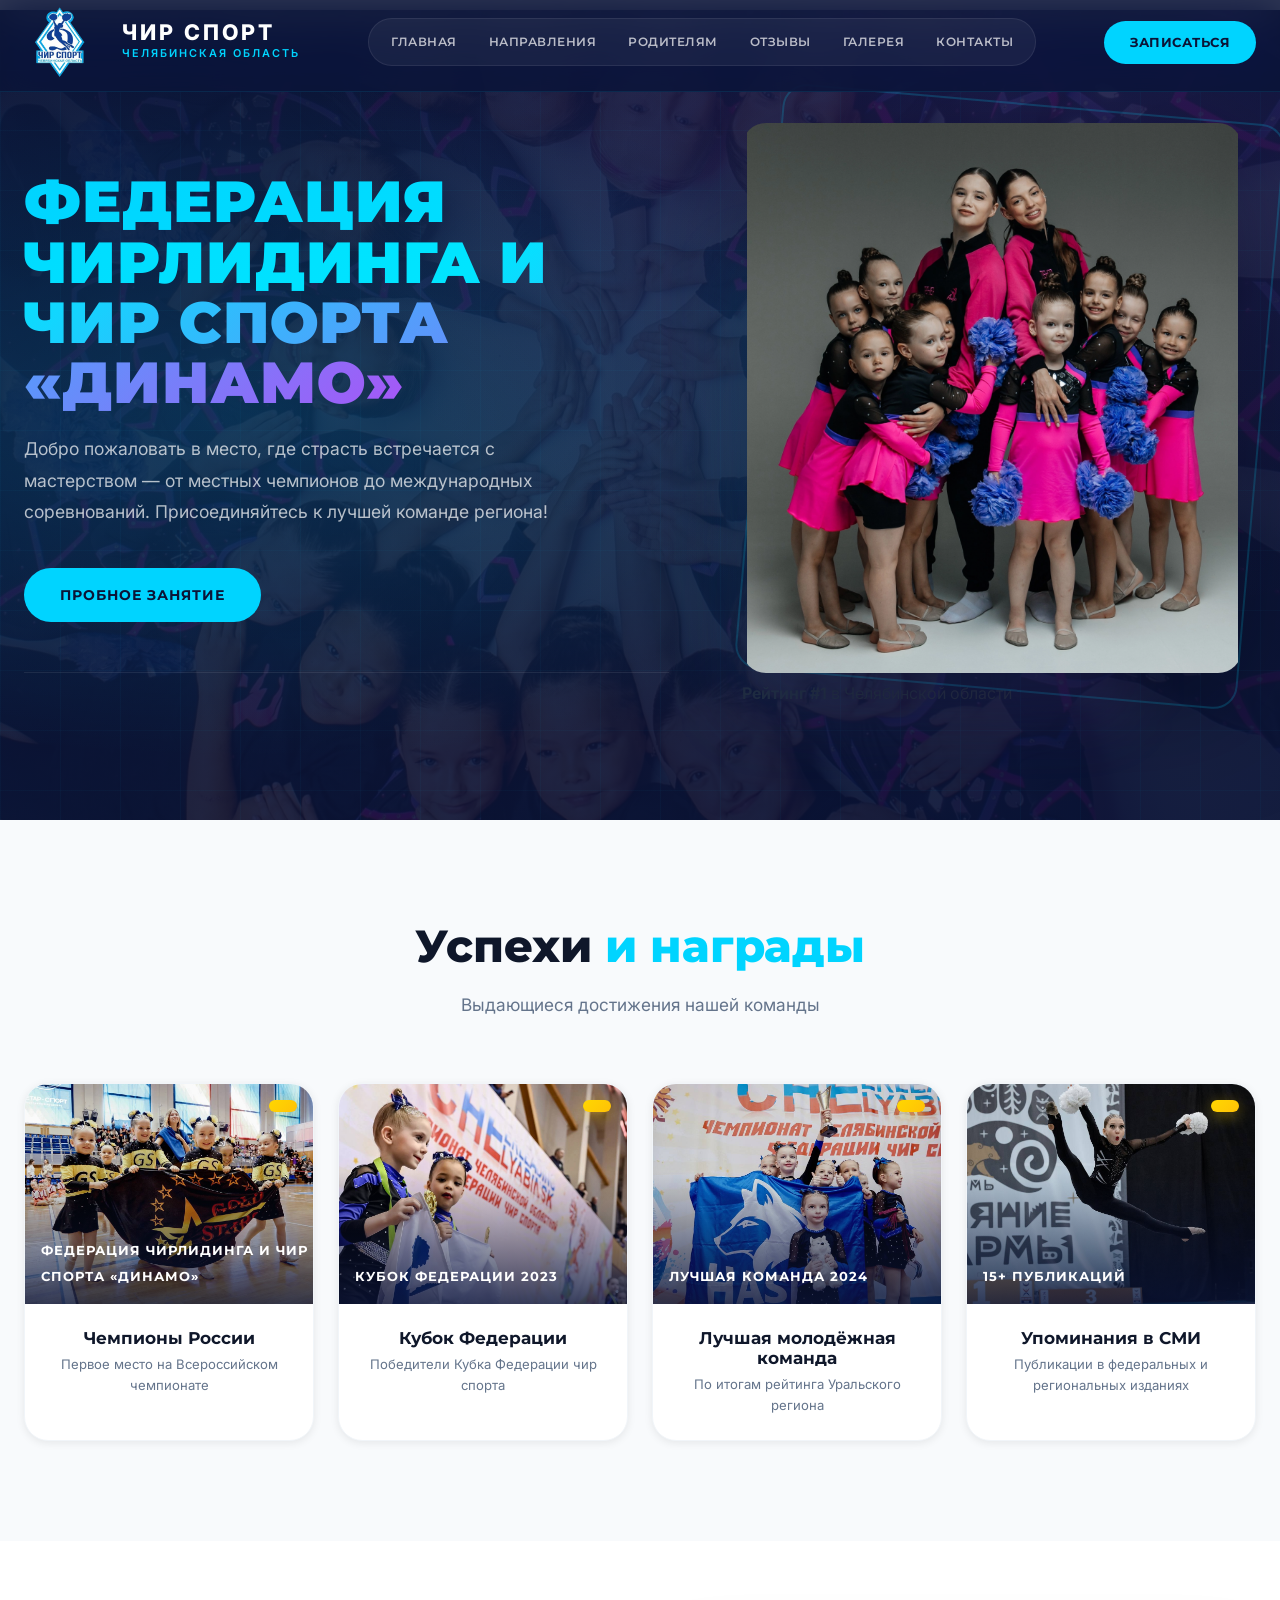
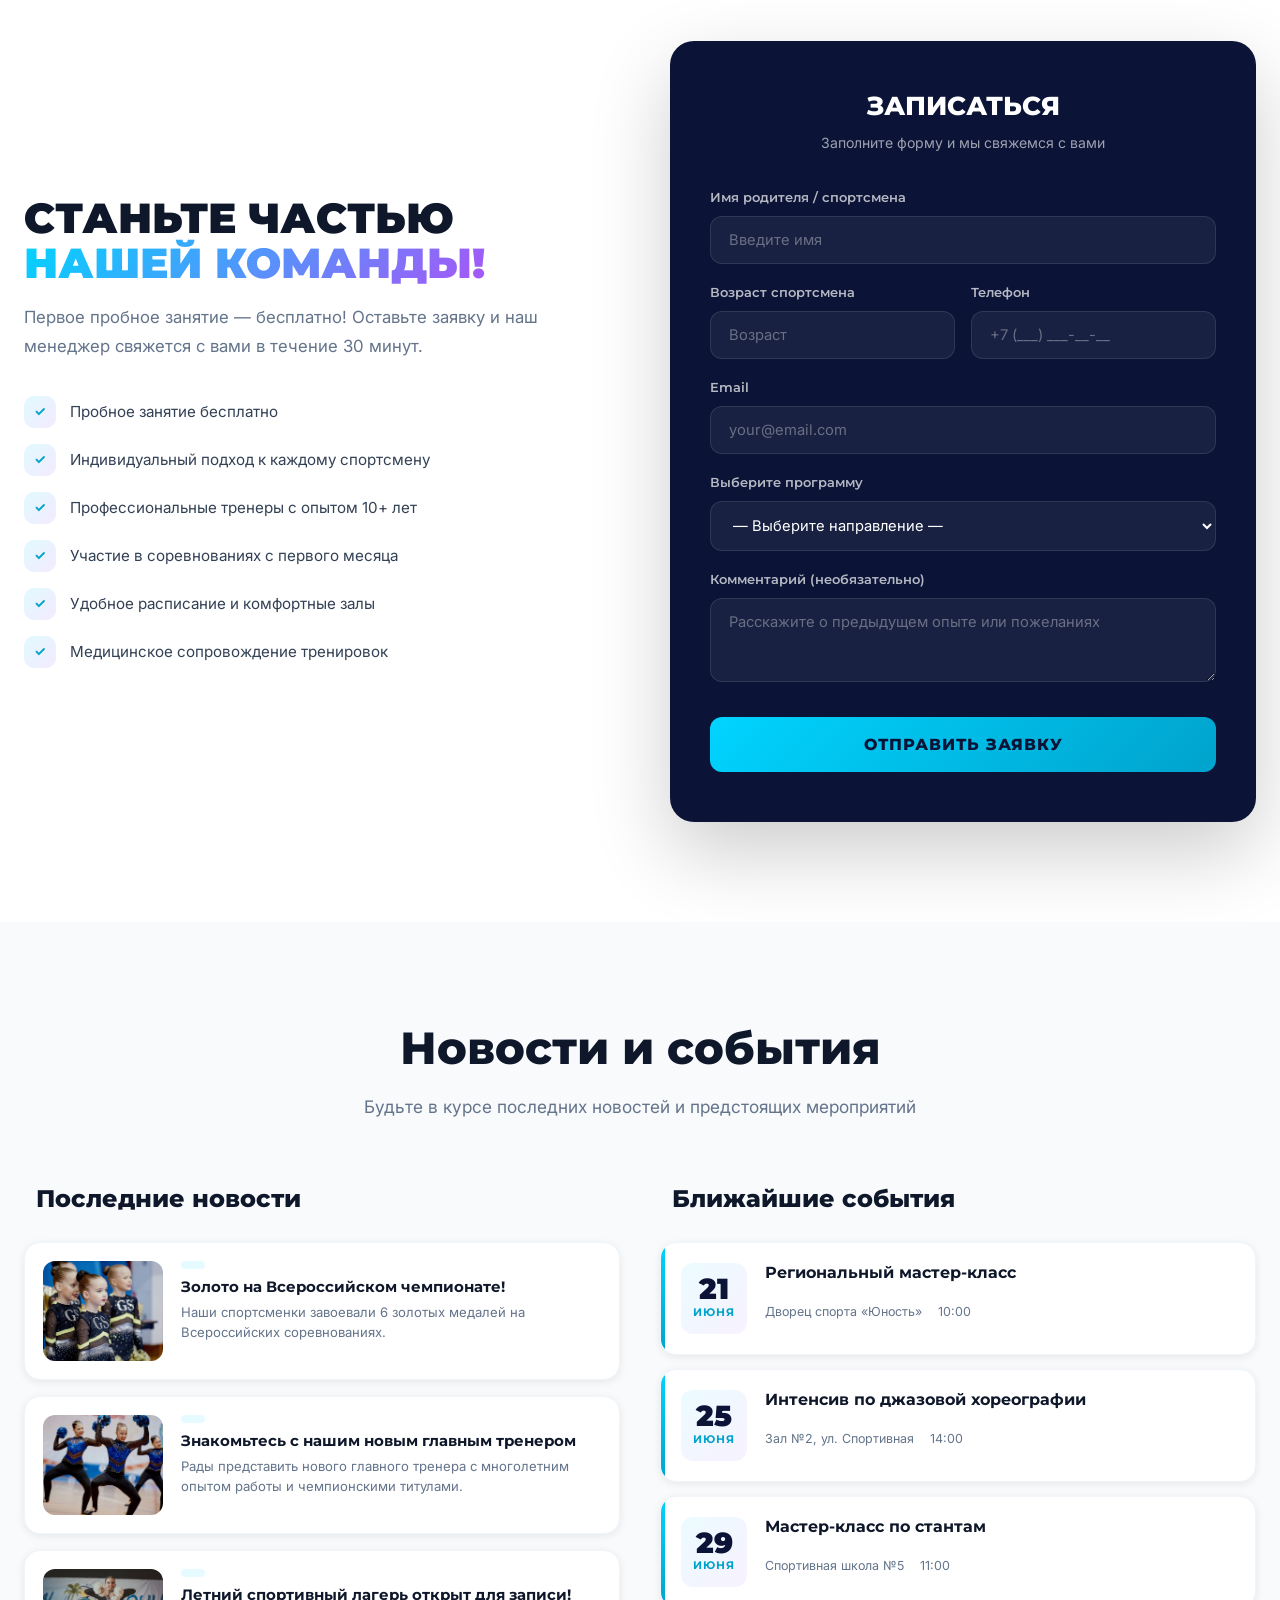
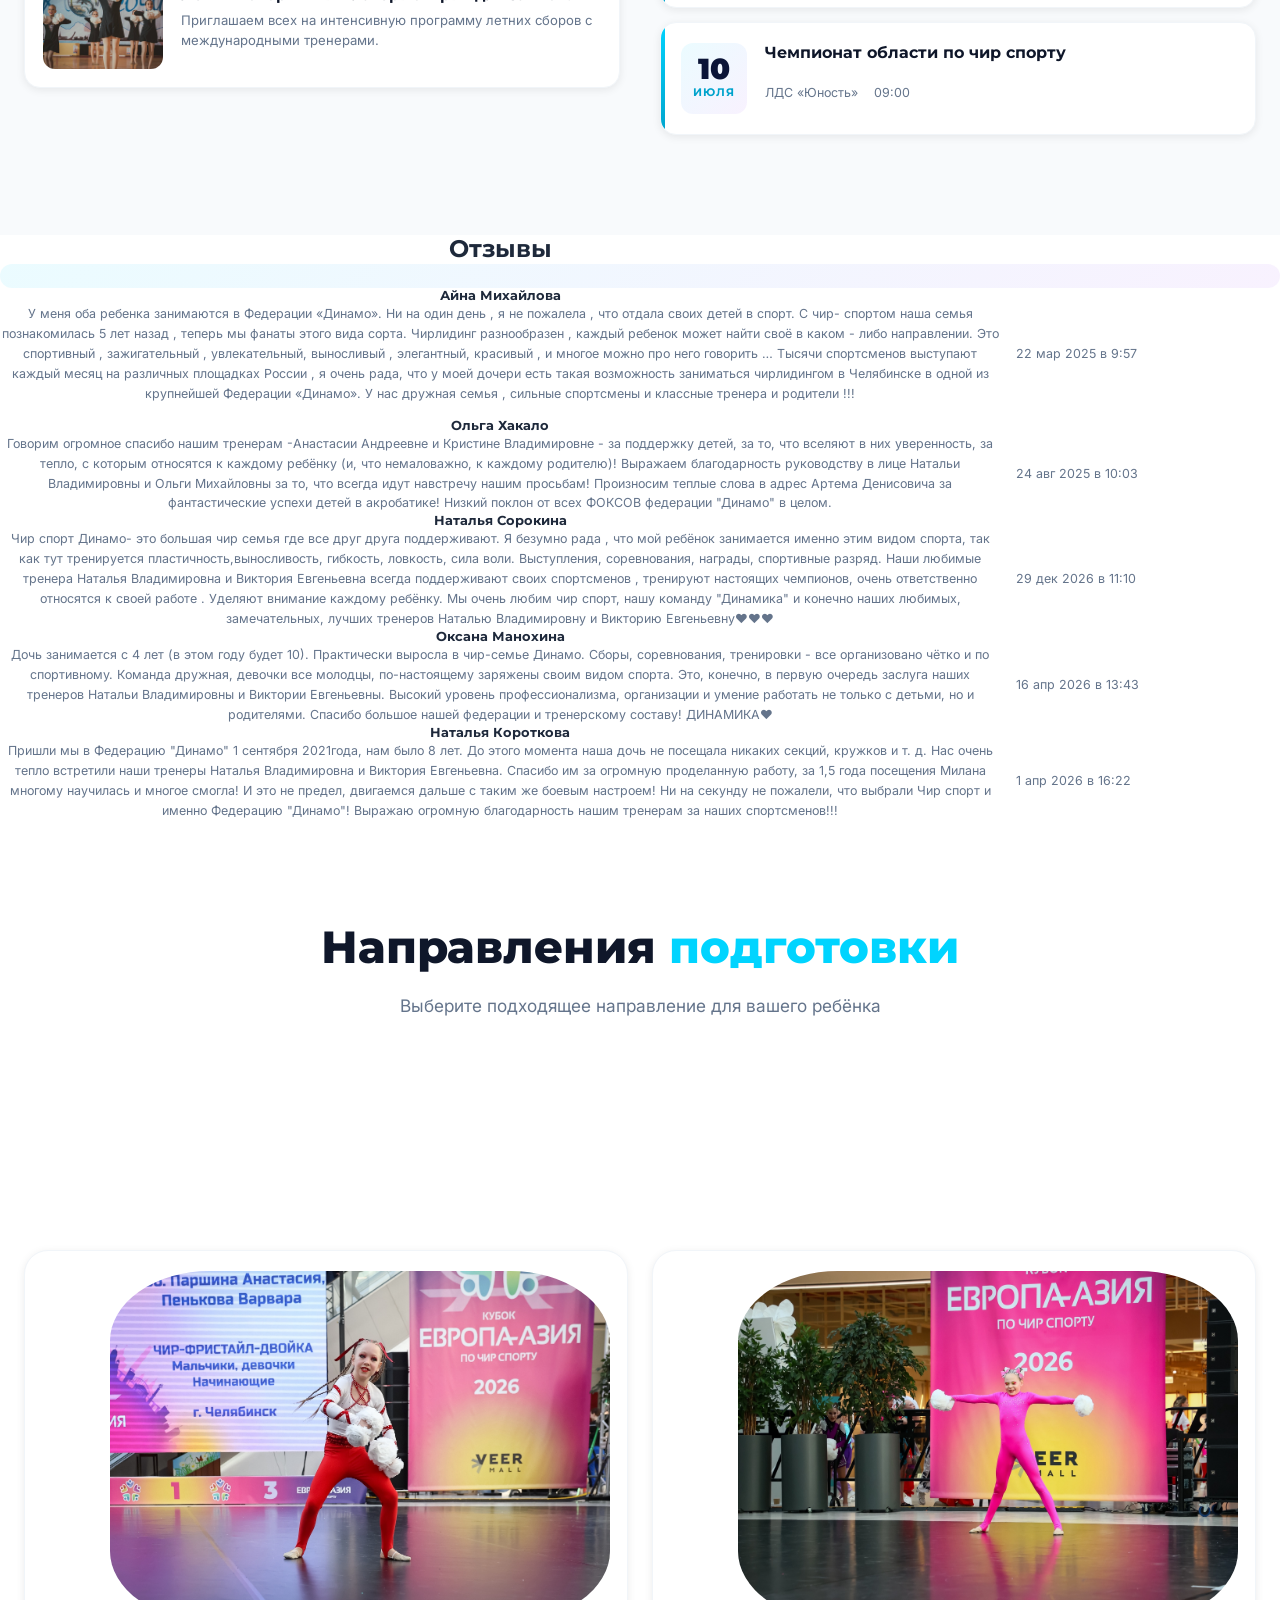
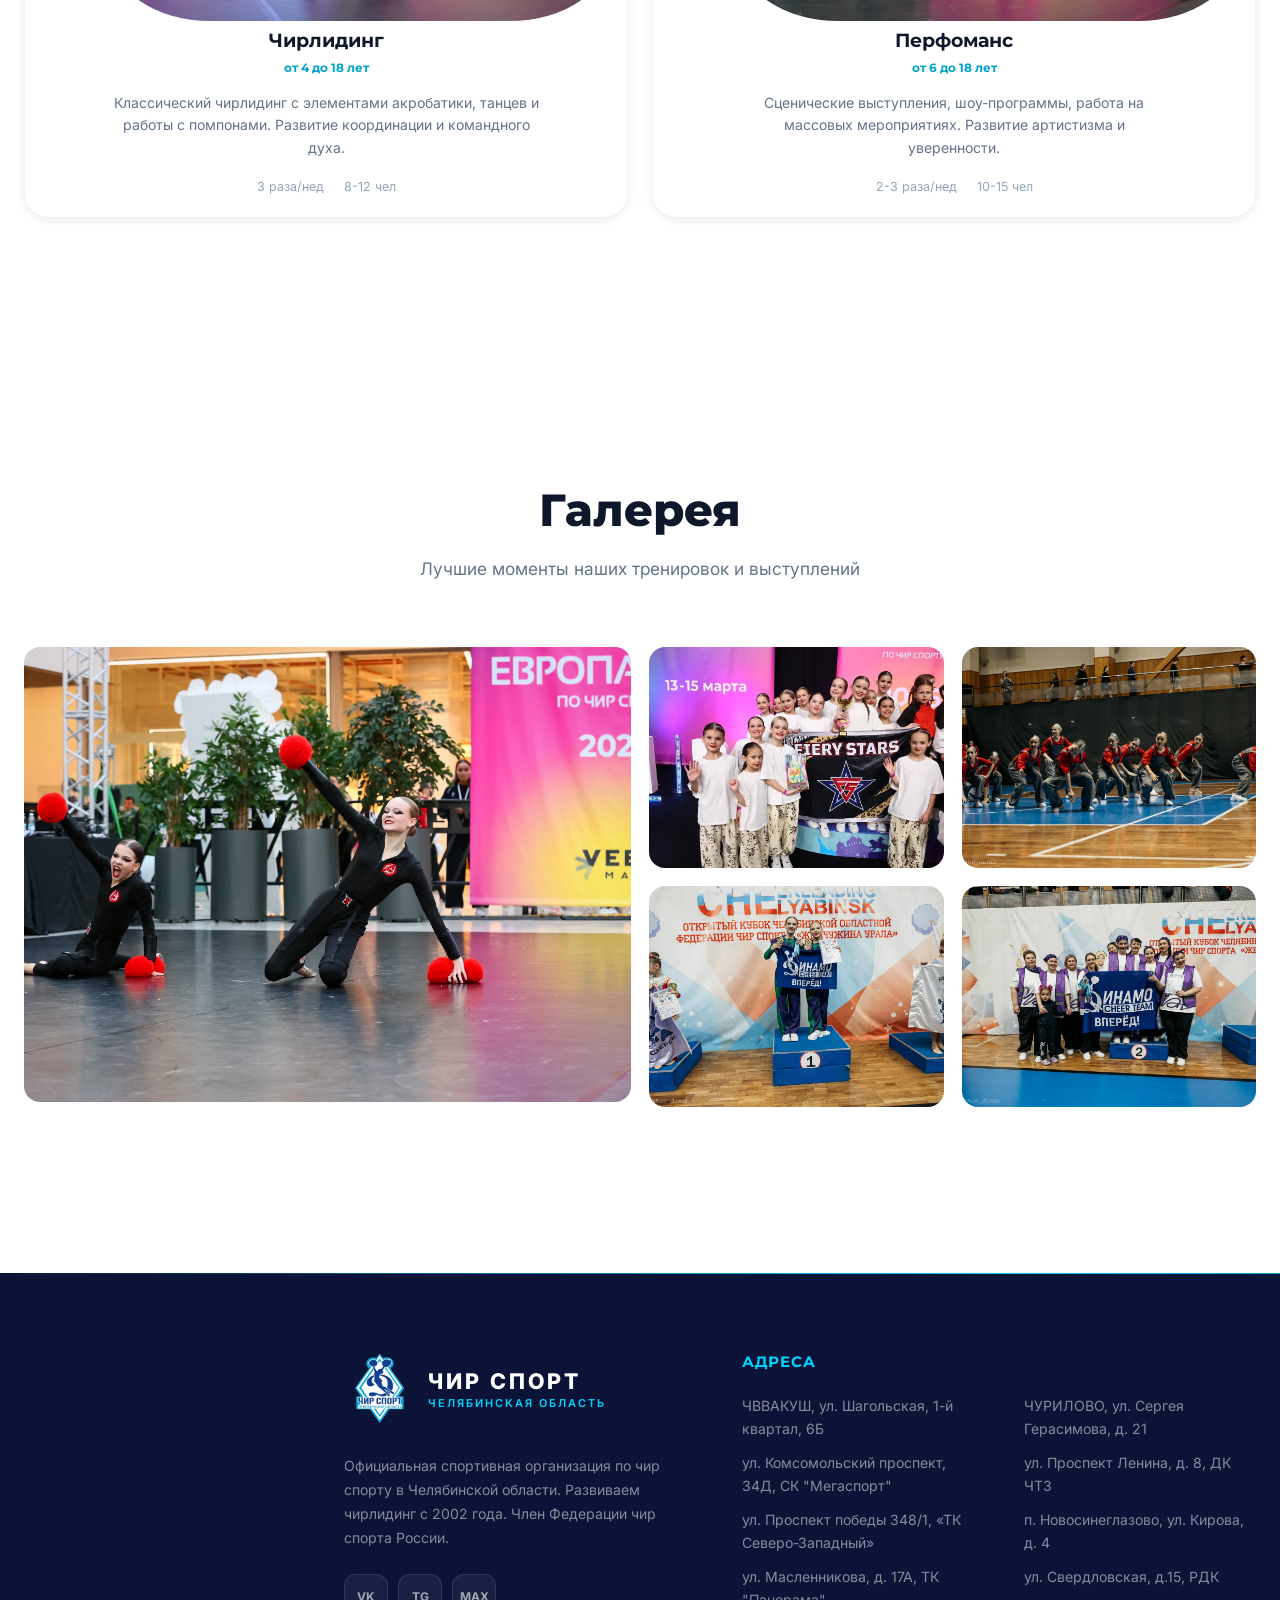
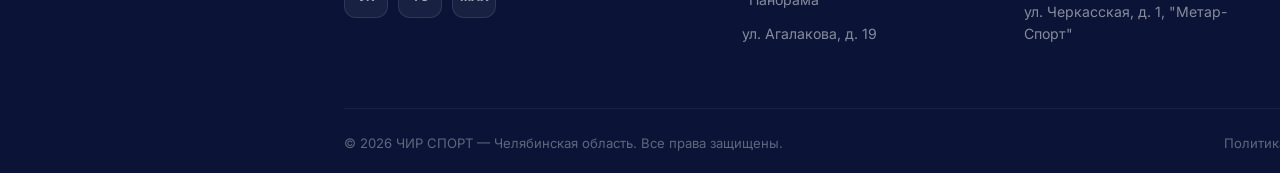
<file: index.html>
<!DOCTYPE html>
<html lang="ru">
<head>
    <meta charset="UTF-8">
    <meta name="viewport" content="width=device-width, initial-scale=1.0">
    <title>ЧИР СПОРТ — Челябинская область | Энергия, синхронность, победа!</title>
    <link href="style.css" rel="stylesheet">
    <link href="https://fonts.googleapis.com/css2?family=Montserrat:wght@300;400;500;600;700;800;900&family=Inter:wght@300;400;500;600;700&display=swap" rel="stylesheet">
</head>
<body>

    <!-- HEADER -->
    <header class="header" id="header">
        <div class="header-top">
            <div class="container">
                <div class="header-contacts">
                    <a href="tel:+73511234567">
                        <span class="contact-icon"></span>
             
                    </a>
                    <a href="mailto:info@chirsport74.ru">
                        <span class="contact-icon"></span>
     
                    </a>
                    <a href="#">
                        <span class="contact-icon"></span>
                        
                    </a>
                </div>
                <div class="header-top-right">
      
              
                </div>
            </div>
        </div>
        <div class="header-main">
            <div class="container">
                <a href="index.html" class="logo">
                    
                        <img class="svin" src="img/cropped-cropped-photo_2023-08-31_21-30-15 (1)-Photoroom.png">
                        <div class="logo-icon">
                            <path d="M50 5 L90 30 L90 70 L50 95 L10 70 L10 30 Z" stroke="#00D4FF" stroke-width="2" fill="none"/>
                            <path d="M50 15 L80 35 L80 65 L50 85 L20 65 L20 35 Z" stroke="rgba(0,212,255,0.5)" stroke-width="1.5" fill="none"/>
                            <ellipse cx="50" cy="28" rx="8" ry="10" fill="#00D4FF"/>
                            <ellipse cx="38" cy="28" rx="6" ry="8" fill="#00D4FF"/>
                            <ellipse cx="62" cy="28" rx="6" ry="8" fill="#00D4FF"/>
                            <path d="M45 38 C45 38, 42 50, 40 55 C38 60, 35 70, 40 75 C45 80, 50 82, 55 78 C60 74, 58 65, 55 55 C52 45, 50 38, 50 38" fill="#fff"/>
                            <path d="M40 55 C35 60, 28 68, 30 75 C32 82, 38 85, 42 82 C46 79, 48 72, 45 65 C42 58, 40 55, 40 55" fill="#fff"/>
                        </svg>
                    </div>
                    <div class="logo-text">
                        <span class="brand">ЧИР СПОРТ</span>
                        <span class="tagline">Челябинская область</span>
                    </div>
                </a>
                <nav class="nav-main" id="navMain">
                    <a href="#Главная" >Главная</a>
                    <a href="#programs">Направления</a>
                    <a href="index2.html">Родителям</a>
                  
                    <a href="#competitions">Отзывы</a>
                    <a href="#gallery">Галерея</a>
                   
                    <a href="#contact">Контакты</a>
                </nav>
                <div class="header-actions">
                    <a href="#join" class="btn-cta"> Записаться</a>
                    <div class="mobile-toggle" id="mobileToggle" onclick="toggleMenu()">
                        <span></span>
                        <span></span>
                        <span></span>
                    </div>
                </div>
            </div>
        </div>
    </header>

    <!-- HERO -->
    <section class="hero" id="home">
        <div class="hero-bg">
            <img src="img/IMG_2779-1-1536x1521.png" alt="Чирлидинг Челябинская область">
        </div>
        <div class="hero-gradient"></div>
        <div class="hero-grid"></div>
        <div class="hero-particles">
            <div class="particle"></div>
            <div class="particle"></div>
            <div class="particle"></div>
            <div class="particle"></div>
            <div class="particle"></div>
            <div class="particle"></div>
        </div>
        <div class="container">
            <div class="hero-content">
                <div class="hero-text">
                    
                    <h2>
                        <br>
                        <span class="highlight" id="Главная">Федерация чирлидинга и чир спорта «Динамо»</span>
                    </h2>
                    <p class="hero-desc">
                        Добро пожаловать в место, где страсть встречается с мастерством — от местных чемпионов до международных соревнований. Присоединяйтесь к лучшей команде региона!
                    </p>
                    <div class="hero-buttons">
                        <a href="#join" class="btn btn-primary"> Пробное занятие</a>
                       
                      
                    </div>
                    <div class="hero-stats">
                        <div class="stat-item">
                            <div class="stat-number"><span class="accent-text"></span></div>
                            <div class="stat-label"></div>
                        </div>
                        <div class="stat-item">
                            <div class="stat-number"><span class="accent-text"></span></div>
                            <div class="stat-label"></div>
                        </div>
                        <div class="stat-item">
                            <div class="stat-number"></div>
                            <div class="stat-label"></div>
                        </div>
                        <div class="stat-item">
                            <div class="stat-number"><span class="accent-text"></span></div>
                            <div class="stat-label"></div>
                        </div>
                    </div>
                </div>
                <div class="hero-visual">
                    <div class="hero-image-wrapper">
                        <img src="img/IMG_2783-1-1370x1536.png" alt="Чирлидинг команда">
                       
                                <strong>Рейтинг #1</strong>
                                <span>в Челябинской области</span>
                            </div>
                        </div>
                    </div>
                </div>
            </div>
        </div>
    </section>
 <!-- HALL OF FAME -->
 <section class="section section-gray" id="competitions">
    <div class="container">
        <div class="section-header fade-up">
        

            <h2 class="section-title">Успехи <span class="accent">и награды</span></h2>
            <p class="section-subtitle">Выдающиеся достижения нашей команды</p>
        </div>
        <div class="fame-grid">
            <div class="fame-card fade-up">
                <div class="fame-card-img">
                    <img src="img/photo_2024-03-29_15-37-56.jpg" alt="Чемпионы России">
                    <div class="fame-badge"></div>
                    <div class="fame-card-overlay">
                        <span>Федерация чирлидинга и чир спорта «Динамо»</span>
                    </div>
                </div>
                <div class="fame-card-body">
                    <h4>Чемпионы России</h4>
                    <p>Первое место на Всероссийском чемпионате</p>
                </div>
            </div>
            <div class="fame-card fade-up">
                <div class="fame-card-img">
                    <img src="img/IMG_3781.jpeg" alt="Кубок Федерации">
                    <div class="fame-badge"></div>
                    <div class="fame-card-overlay">
                        <span>Кубок Федерации 2023</span>
                    </div>
                </div>
                <div class="fame-card-body">
                    <h4>Кубок Федерации</h4>
                    <p>Победители Кубка Федерации чир спорта</p>
                </div>
            </div>
            <div class="fame-card fade-up">
                <div class="fame-card-img">
                    <img src="img/photo_2024-03-29_15-49-26.jpg" alt="Лучшая молодёжная команда">
                    <div class="fame-badge"></div>
                    <div class="fame-card-overlay">
                        <span>Лучшая команда 2024</span>
                    </div>
                </div>
                <div class="fame-card-body">
                    <h4>Лучшая молодёжная команда</h4>
                    <p>По итогам рейтинга Уральского региона</p>
                </div>
            </div>
            <div class="fame-card fade-up">
                <div class="fame-card-img">
                    <img src="img/IMG_3777.jpeg" alt="СМИ">
                    <div class="fame-badge"></div>
                    <div class="fame-card-overlay">
                        <span>15+ публикаций</span>
                    </div>
                </div>
                <div class="fame-card-body">
                    <h4>Упоминания в СМИ</h4>
                    <p>Публикации в федеральных и региональных изданиях</p>
                </div>
            </div>
        </div>
    </div>
</section>
  <!-- CTA / JOIN -->
  <section class="section section-light" id="join">
    <div class="container">
        <div class="cta-content">
            <div class="cta-left fade-left">
            
                <h2>Станьте частью<br><span class="accent">нашей команды!</span></h2>
                <p>Первое пробное занятие — бесплатно! Оставьте заявку и наш менеджер свяжется с вами в течение 30 минут.</p>
                <ul class="cta-features">
                    <li><span class="cta-check">✓</span> Пробное занятие бесплатно</li>
                    <li><span class="cta-check">✓</span> Индивидуальный подход к каждому спортсмену</li>
                    <li><span class="cta-check">✓</span> Профессиональные тренеры с опытом 10+ лет</li>
                    <li><span class="cta-check">✓</span> Участие в соревнованиях с первого месяца</li>
                    <li><span class="cta-check">✓</span> Удобное расписание и комфортные залы</li>
                    <li><span class="cta-check">✓</span> Медицинское сопровождение тренировок</li>
                </ul>
            </div>
            <div class="cta-form-card fade-right">
                <h3> Записаться</h3>
                <p>Заполните форму и мы свяжемся с вами</p>
                <form id="registerForm" onsubmit="handleRegister(event)">
                    <div class="form-group">
                        <label>Имя родителя / спортсмена</label>
                        <input type="text" placeholder="Введите имя" required>
                    </div>
                    <div class="form-row">
                        <div class="form-group">
                            <label>Возраст спортсмена</label>
                            <input type="number" placeholder="Возраст" min="3" max="45" required>
                        </div>
                        <div class="form-group">
                            <label>Телефон</label>
                            <input type="tel" placeholder="+7 (___) ___-__-__" required>
                        </div>
                    </div>
                    <div class="form-group">
                        <label>Email</label>
                        <input type="email" placeholder="your@email.com" required>
                    </div>
                    <div class="form-group">
                        <label>Выберите программу</label>
                        <select required>
                            <option value="">— Выберите направление —</option>
                            <option value="cheer"> Чирлидинг</option>
                            <option value="performance"> Перфоманс</option>
                            <option value="jazz">Джаз</option>
                            <option value="freestyle"> Фристайл</option>
                            <option value="hiphop"> Хип-хоп</option>
                            <option value="stunts"> Станты и пирамиды</option>
                        </select>
                    </div>
                    <div class="form-group">
                        <label>Комментарий (необязательно)</label>
                        <textarea placeholder="Расскажите о предыдущем опыте или пожеланиях" rows="3"></textarea>
                    </div>
                    <button type="submit" class="btn-submit"> Отправить заявку</button>
                </form>
            </div>
        </div>
    </div>
</section>

    <!-- NEWS & EVENTS -->
    <section class="section section-gray" id="news">
        <div class="container">
            <div class="section-header fade-up">
               
                <h2 class="section-title">Новости и события</h2>
                <p class="section-subtitle">Будьте в курсе последних новостей и предстоящих мероприятий</p>
            </div>
            <div class="news-events-grid">
                <div class="news-section fade-left">
                    <h3 class="section-heading"><span class=""></span> Последние новости</h3>
                    <div class="news-list">
                        <div class="news-card">
                            <div class="news-img">
                                <img src="img/photo_2024-03-29_15-37-51.jpg" alt="Золото на чемпионате">
                            </div>
                            <div class="news-content">
                                <span class="news-tag"></span>
                                <h4> Золото на Всероссийском чемпионате!</h4>
                                <p>Наши спортсменки завоевали 6 золотых медалей на Всероссийских соревнованиях.</p>
                                
                            </div>
                        </div>
                        <div class="news-card">
                            <div class="news-img">
                                <img src="img/ди-1.jpg" alt="Новый тренер">
                            </div>
                            <div class="news-content">
                                <span class="news-tag"></span>
                                <h4> Знакомьтесь с нашим новым главным тренером</h4>
                                <p>Рады представить нового главного тренера с многолетним опытом работы и чемпионскими титулами.</p>
                               
                            </div>
                        </div>
                        <div class="news-card">
                            <div class="news-img">
                                <img src="img/IMG_3779.jpeg" alt="Летний лагерь">
                            </div>
                            <div class="news-content">
                                <span class="news-tag"></span>
                                <h4>Летний спортивный лагерь открыт для записи!</h4>
                                <p>Приглашаем всех на интенсивную программу летних сборов с международными тренерами.</p>
                              
                            </div>
                        </div>
                    </div>
                </div>
                <div class="events-section fade-right">
                    <h3 class="section-heading"><span class=""></span> Ближайшие события</h3>
                    <div class="events-list">
                        <div class="event-card">
                            <div class="event-date-block">
                                <span class="day">21</span>
                                <span class="month">ИЮНЯ</span>
                            </div>
                            <div class="event-info">
                                <h4 class="zhopa">Региональный мастер-класс</h4>
                                <div class="event-meta">
                                    <span> Дворец спорта «Юность»</span>
                                    <span> 10:00</span>
                                </div>
                            </div>
                        </div>
                        <div class="event-card">
                            <div class="event-date-block">
                                <span class="day">25</span>
                                <span class="month">ИЮНЯ</span>
                            </div>
                            <div class="event-info">
                                <h4>Интенсив по джазовой хореографии</h4>
                                <div class="event-meta">
                                    <span> Зал №2, ул. Спортивная</span>
                                    <span> 14:00</span>
                                </div>
                            </div>
                        </div>
                        <div class="event-card">
                            <div class="event-date-block">
                                <span class="day">29</span>
                                <span class="month">ИЮНЯ</span>
                            </div>
                            <div class="event-info">
                                <h4>Мастер-класс по стантам</h4>
                                <div class="event-meta">
                                    <span> Спортивная школа №5</span>
                                    <span> 11:00</span>
                                </div>
                            </div>
                        </div>
                        <div class="event-card">
                            <div class="event-date-block">
                                <span class="day">10</span>
                                <span class="month">ИЮЛЯ</span>
                            </div>
                            <div class="event-info">
                                <h4>Чемпионат области по чир спорту</h4>
                                <div class="event-meta">
                                    <span> ЛДС «Юность»</span>
                                    <span> 09:00</span>
                                </div>
                            </div>
                        </div>
                    </div>
                </div>
            </div>
        </div>
    </section>
    <h2 class="chupeh"><span class="chupeh" ></span> Отзывы</h2>
                    <div class="events-list">
                        <div class="even-card">
                            <div class="event-date-block">
                                <span class="day"></span>
                                <span class="mont"></span>
                            </div>
                            <div class="event-info">
                                <h5 class="chupeh">Айна Михайлова </h5>
                                <div class="event-meta">
                                    <span class="chupeh"> У меня оба ребенка занимаются в Федерации «Динамо». Ни на один день , я не пожалела , что отдала своих детей в спорт. С чир- спортом наша семья познакомилась 5 лет назад , теперь мы фанаты этого вида сорта. Чирлидинг разнообразен , каждый ребенок может найти своё в каком - либо направлении. Это спортивный , зажигательный , увлекательный, выносливый , элегантный, красивый , и многое можно про него говорить … Тысячи спортсменов выступают каждый месяц на различных площадках России , я очень рада, что у моей дочери есть такая возможность заниматься чирлидингом в Челябинске в одной из крупнейшей Федерации «Динамо». У нас дружная семья , сильные спортсмены и классные тренера и родители !!!</span>
                                    <span> 22 мар 2025 в 9:57</span>
                                </div>
                            </div>
                        </div>
                        <div class="event-info">
                            <h5 class="chupeh">Ольга Хакало </h5>
                            <div class="event-meta">
                                <span class="chupeh"> Говорим огромное спасибо нашим тренерам -Анастасии Андреевне и Кристине Владимировне - за поддержку детей, за то, что вселяют в них уверенность, за тепло, с которым относятся к каждому ребёнку (и, что немаловажно, к каждому родителю)! Выражаем благодарность руководству в лице Натальи Владимировны и Ольги Михайловны за то, что всегда идут навстречу нашим просьбам!
                                    Произносим теплые слова в адрес Артема Денисовича за фантастические успехи детей в акробатике!
                                    Низкий поклон от всех ФОКСОВ федерации "Динамо" в целом.</span>
                                <span>24 авг 2025 в 10:03</span>
                            </div>
                        </div>
                    </div>
                    <div class="event-info">
                        <h5 class="chupeh">Наталья Сорокина </h5>
                        <div class="event-meta">
                            <span class="chupeh"> Чир спорт Динамо- это большая чир семья где все друг друга поддерживают. Я безумно рада , что мой ребёнок занимается именно этим видом спорта, так как тут тренируется пластичность,выносливость, гибкость, ловкость, сила воли. Выступления, соревнования, награды, спортивные разряд. Наши любимые тренера Наталья Владимировна и Виктория Евгеньевна всегда поддерживают своих спортсменов , тренируют настоящих чемпионов, очень ответственно относятся к своей работе . Уделяют внимание каждому ребёнку. Мы очень любим чир спорт, нашу команду "Динамика" и конечно наших любимых, замечательных, лучших тренеров Наталью Владимировну и Викторию Евгеньевну❤❤❤ </span>
                            <span>29 дек 2026 в 11:10</span>
                        </div>
                    </div>
                </div>
                <div class="event-info">
                    <h5 class="chupeh">Оксана Манохина </h5>
                    <div class="event-meta">
                        <span class="chupeh"> Дочь занимается с 4 лет (в этом году будет 10). Практически выросла в чир-семье Динамо. Сборы, соревнования, тренировки - все организовано чётко и по спортивному. Команда дружная, девочки все молодцы, по-настоящему заряжены своим видом спорта. Это, конечно, в первую очередь заслуга наших тренеров Натальи Владимировны и Виктории Евгеньевны. Высокий уровень профессионализма, организации и умение работать не только с детьми, но и родителями. Спасибо большое нашей федерации и тренерскому составу! ДИНАМИКА❤ </span>
                        <span>16 апр 2026 в 13:43</span>
                    </div>
                </div>
            </div>
            <div class="event-info">
                <h5 class="chupeh">Наталья Короткова</h5>
                <div class="event-meta">
                    <span class="chupeh"> Пришли мы в Федерацию "Динамо" 1 сентября 2021года, нам было 8 лет. До этого момента наша дочь не посещала никаких секций, кружков и т. д. Нас очень тепло встретили наши тренеры Наталья Владимировна и Виктория Евгеньевна. Спасибо им за огромную проделанную работу, за 1,5 года посещения Милана многому научилась и многое смогла! И это не предел, двигаемся дальше с таким же боевым настроем! Ни на секунду не пожалели, что выбрали Чир спорт и именно Федерацию "Динамо"! Выражаю огромную благодарность нашим тренерам за наших спортсменов!!! </span>
                    <span>1 апр 2026 в 16:22</span>
                </div>
            </div>
        </div>
                        
    <!-- PROGRAMS -->
    <section class="section section-light" id="programs">
        <div class="container">
            <div class="section-header fade-up">
            
                <h2 class="section-title">Направления <span class="accent">подготовки</span></h2>
                <p class="section-subtitle">Выберите подходящее направление для вашего ребёнка</p>
            </div>
            <div class="programs-grid">
                <div class="program-card fade-up">
                    <div class="program-icon-wrapper"><img class="zui" src="img/JDUbp-hX6ivsGxTSZaVoNEL-pSEjQf2WgrqRigbg4xqLHYrtnvnSuUoEWWg4t2ZoInkPiTn1-Yd_HOQvIdpSB93g.jpg"></div>
                    <h4>Чирлидинг</h4>
                    <div class="program-age">от 4 до 18 лет</div>
                    <p>Классический чирлидинг с элементами акробатики, танцев и работы с помпонами. Развитие координации и командного духа.</p>
                    <div class="program-details">
                        <span> 3 раза/нед</span>
                        <span> 8-12 чел</span>
                    </div>
                </div>
                <div class="program-card fade-up">
                    <div class="program-icon-wrapper"><img class="zui" src="img/bBmKzAMaJ2lecjzSq23w2bNsRhhg_Xr8DE4wpxNpnrIT5ktyFZ7aWk9iz2jNESyt5KV3qRaeoYOc3eLVhCStHYaA.jpg"></div>
                    <h4>Перфоманс</h4>
                    <div class="program-age">от 6 до 18 лет</div>
                    <p>Сценические выступления, шоу-программы, работа на массовых мероприятиях. Развитие артистизма и уверенности.</p>
                    <div class="program-details">
                        <span> 2-3 раза/нед</span>
                        <span> 10-15 чел</span>
                    </div>
                </div>
            </div>
        </div>
    </div>
</div>
   

    <!-- GALLERY -->
    <section class="section section-light" id="gallery">
        <div class="container">
            <div class="section-header fade-up">
              
                <h2 class="section-title">Галерея<span class="accent"></span></h2>
                <p class="section-subtitle">Лучшие моменты наших тренировок и выступлений</p>
            </div>
            <div class="gallery-grid">
                <div class="gallery-item gallery-large fade-up">
                    <img src="img/qq4NeSIkFdJvXF8wyEAXnhugsQVrQfPiho4ET8-JLNzKo0TcRdpfUa6aBYaj8lsz_DKFZItHfwSpbLKO_6eRLGKY.jpg" alt="">
                    <div class="gallery-overlay">
                        <span> Выступление на чемпионате 2024</span>
                    </div>
                </div>
                <div class="gallery-item fade-up">
                    <img src="img/RpsrzmwYXLFBgnd0NchX59WpnBLWNCqGzj6QfxRqCCOrUR0yLtdaMOsRSk4bOhjODCFvGWGcBjnSh3bRUQ1a8_W5.jpg" alt="">
                    <div class="gallery-overlay">
                        <span> Награждение победителей</span>
                    </div>
                </div>
                <div class="gallery-item fade-up">
                    <img src="img/Of3G95oj7wYsIfL-MlQO4eUZi2ygIwh_kOQZ7wR3U47AH_e1SEbw484H1yT9WYQbUf4dAb89NX90l2H9fVxcX-Ed.jpg" alt="">
                    <div class="gallery-overlay">
                        <span> Тренировка в зале</span>
                    </div>
                </div>
                <div class="gallery-item fade-up">
                    <img src="img/DqeyA8jywdhPdtAl3AZXryEowq13bEteLR5CyJkgw6o5JRuAuTws3VF7jS7sOeWv47JlMKwz68U9dv4Uv0Nnz-Vo.jpg" alt="Награды">
                    <div class="gallery-overlay">
                        <span> Наши награды</span>
                    </div>
                </div>
                <div class="gallery-item fade-up">
                    <img src="img/Feh0Z95GGySpJA8MdCOxrZ2lXtyEXK-JyhIBBgS2ZmfaBVBVe-UPT5b9fAikVhnwqe1-GXZD7fzz3-dI40nsBCEk.jpg" alt="Команда">
                    <div class="gallery-overlay">
                        <span> Наша команда</span>
                    </div>
                </div>
                
            <div class="gallery-btn-wrap fade-up">
              
            </div>
        </div>
    </section>

    <!-- FOOTER -->
    <footer class="footer" id="contact">
        <div class="footer-main">
            <div class="container">
                <div class="footer-grid">
                    <div class="footer-about">
                        <a href="#" class="logo">
                            <div class="logo-icon">
                                <img class="svin" src="img/cropped-cropped-photo_2023-08-31_21-30-15 (1)-Photoroom.png">
                                    <path d="M50 5 L90 30 L90 70 L50 95 L10 70 L10 30 Z" stroke="#00D4FF" stroke-width="2" fill="none"/>
                                    <path d="M50 15 L80 35 L80 65 L50 85 L20 65 L20 35 Z" stroke="rgba(0,212,255,0.5)" stroke-width="1.5" fill="none"/>
                                    <ellipse cx="50" cy="28" rx="8" ry="10" fill="#00D4FF"/>
                                    <ellipse cx="38" cy="28" rx="6" ry="8" fill="#00D4FF"/>
                                    <ellipse cx="62" cy="28" rx="6" ry="8" fill="#00D4FF"/>
                                    <path d="M45 38 C45 38, 42 50, 40 55 C38 60, 35 70, 40 75 C45 80, 50 82, 55 78 C60 74, 58 65, 55 55 C52 45, 50 38, 50 38" fill="#fff"/>
                                    <path d="M40 55 C35 60, 28 68, 30 75 C32 82, 38 85, 42 82 C46 79, 48 72, 45 65 C42 58, 40 55, 40 55" fill="#fff"/>
                                </svg>
                            </div>
                            <div class="logo-text">
                                <span class="brand">ЧИР СПОРТ</span>
                                <span class="tagline">Челябинская область</span>
                            </div>
                        </a>
                        <p>Официальная спортивная организация по чир спорту в Челябинской области. Развиваем чирлидинг с 2002 года. Член Федерации чир спорта России.</p>
                        <div class="footer-social">
                            <a href="#" title="ВКонтакте">VK</a>
                            <a href="#" title="Telegram">TG</a>
                            <a href="#" title="YouTube">MAX</a>
                           
                        </div>
                    </div>
                    <div class="footer-section">
                        <h4 id="Адреса">Адреса</h4>
                        <ul class="footer-links">
                            <li><a href="#about">ЧВВАКУШ, ул. Шагольская, 1-й квартал, 6Б</a></li>
                            <li><a href="#programs">ул. Комсомольский проспект, 34Д, СК "Мегаспорт"</a></li>
                            <li><a href="#schedule">ул. Проспект победы 348/1, «ТК Северо-Западный»</a></li>
                            <li><a href="#coaches">ул. Масленникова, д. 17А, ТК "Панорама"</a></li>
                            <li><a href="#competitions">ул. Агалакова, д. 19</a></li>
                         
                           
                        </ul>
                    </div>
                    <div class="footer-section">
                        <h4>ㅤ</h4>
                        <ul class="footer-links">
                            <li><a href="#">ЧУРИЛОВО, ул. Сергея Герасимова, д. 21</a></li>
                            <li><a href="#">ул. Проспект Ленина, д. 8, ДК ЧТЗ</a></li>
                            <li><a href="#">п. Новосинеглазово, ул. Кирова, д. 4</a></li>
                            <li><a href="#">ул. Свердловская, д.15, РДК</a></li>
                            <li><a href="#">ул. Черкасская, д. 1, "Метар-Спорт"</a></li>
                        </ul>
                    </div>
                    <div class="footer-section">
                        <h4>Контакты</h4>
                       
                        
                        <div class="footer-contact-item">
                            <div class="footer-contact-icon">📞</div>
                            <div class="footer-contact-text">
                                <strong>Телефон</strong>
                                <span><a href="tel:+73511234567">+7 (351) 123-45-67</a></span>
                            </div>
                        </div>
                        <div class="footer-contact-item">
                            <div class="footer-contact-icon">✉️</div>
                            <div class="footer-contact-text">
                                <strong>Email</strong>
                                <span><a href="mailto:info@chirsport74.ru">info@chirsport74.ru</a></span>
                            </div>
                        </div>
            
                            </div>
                        </div>
                    </div>
                </div>
            </div>
        </div>
        <div class="container">
            <div class="footer-bottom">
                <p>© 2026 ЧИР СПОРТ — Челябинская область. Все права защищены.</p>
                <div class="footer-bottom-links">
                    <a href="#">Политика конфиденциальности</a>
                    <a href="#">Пользовательское соглашение</a>
                </div>
            </div>
        </div>
    </footer>

    <!-- SCROLL TO TOP -->
    <button class="scroll-top" id="scrollTop" onclick="scrollToTop()">↑</button>

    <!-- MODAL -->
    <div class="modal-overlay" id="modalOverlay" onclick="closeModal(event)">
        <div class="modal">
            <button class="modal-close" onclick="closeModalBtn()">✕</button>
            <div class="modal-icon">✅</div>
            <h3 id="modalTitle">Заявка отправлена!</h3>
            <p id="modalText">Спасибо за вашу заявку! Наш менеджер свяжется с вами в течение 30 минут для подтверждения записи на пробное занятие.</p>
        </div>
    </div>

    <script>
        // Header scroll effect
        window.addEventListener('scroll', function() {
            const header = document.getElementById('header');
            const scrollTop = document.getElementById('scrollTop');
            
            if (window.scrollY > 100) {
                header.classList.add('scrolled');
            } else {
                header.classList.remove('scrolled');
            }

            if (window.scrollY > 500) {
                scrollTop.classList.add('visible');
            } else {
                scrollTop.classList.remove('visible');
            }
        });

        // Mobile menu toggle
        function toggleMenu() {
            const nav = document.getElementById('navMain');
            nav.classList.toggle('active');
        }

        // Close mobile menu on link click
        document.querySelectorAll('.nav-main a').forEach(link => {
            link.addEventListener('click', () => {
                document.getElementById('navMain').classList.remove('active');
            });
        });

        // Smooth scroll
        document.querySelectorAll('a[href^="#"]').forEach(anchor => {
            anchor.addEventListener('click', function(e) {
                e.preventDefault();
                const target = document.querySelector(this.getAttribute('href'));
                if (target) {
                    const offset = 120;
                    const top = target.getBoundingClientRect().top + window.pageYOffset - offset;
                    window.scrollTo({ top, behavior: 'smooth' });
                }
            });
        });

        // Scroll to top
        function scrollToTop() {
            window.scrollTo({ top: 0, behavior: 'smooth' });
        }

        // FAQ toggle
        function toggleFaq(item) {
            const isActive = item.classList.contains('active');
            document.querySelectorAll('.faq-item').forEach(el => el.classList.remove('active'));
            if (!isActive) {
                item.classList.add('active');
            }
        }

        // Form submission
        function handleRegister(e) {
            e.preventDefault();
            document.getElementById('modalTitle').textContent = 'Заявка отправлена!';
            document.getElementById('modalText').textContent = 'Спасибо за вашу заявку! Наш менеджер свяжется с вами в течение 30 минут для подтверждения записи на пробное занятие.';
            document.getElementById('modalOverlay').classList.add('active');
            e.target.reset();
        }

        // Download schedule
        function downloadSchedule() {
            document.getElementById('modalTitle').textContent = 'Скачивание расписания';
            document.getElementById('modalText').textContent = 'Расписание в формате PDF будет загружено в ближайшее время. Для получения актуального расписания вы также можете позвонить нам по телефону +7 (351) 123-45-67.';
            document.getElementById('modalOverlay').classList.add('active');
        }

        // Gallery modal
        function showModal() {
            document.getElementById('modalTitle').textContent = 'Фото и видео галерея';
            document.getElementById('modalText').textContent = 'Полная медиатека с фото и видео доступна в наших социальных сетях: ВКонтакте, Telegram, YouTube. Подписывайтесь, чтобы не пропустить новые публикации!';
            document.getElementById('modalOverlay').classList.add('active');
        }

        // Close modal
        function closeModal(e) {
            if (e.target === document.getElementById('modalOverlay')) {
                document.getElementById('modalOverlay').classList.remove('active');
            }
        }

        function closeModalBtn() {
            document.getElementById('modalOverlay').classList.remove('active');
        }

        // Search toggle
        function toggleSearch() {
            const query = prompt('🔍 Поиск по сайту:');
            if (query) {
                document.getElementById('modalTitle').textContent = 'Поиск';
                document.getElementById('modalText').textContent = 'По запросу "' + query + '" найдено 0 результатов. Попробуйте изменить запрос или свяжитесь с нами для получения информации.';
                document.getElementById('modalOverlay').classList.add('active');
            }
        }

        // Intersection Observer for animations
        const observerOptions = {
            threshold: 0.1,
            rootMargin: '0px 0px -50px 0px'
        };

        const observer = new IntersectionObserver(function(entries) {
            entries.forEach(entry => {
                if (entry.isIntersecting) {
                    entry.target.classList.add('visible');
                    observer.unobserve(entry.target);
                }
            });
        }, observerOptions);

        document.querySelectorAll('.fade-up, .fade-left, .fade-right').forEach(el => {
            observer.observe(el);
        });

        // Active nav link on scroll
        const sections = document.querySelectorAll('section[id]');
        window.addEventListener('scroll', function() {
            let current = '';
            sections.forEach(section => {
                const sectionTop = section.offsetTop - 200;
                if (window.scrollY >= sectionTop) {
                    current = section.getAttribute('id');
                }
            });
            document.querySelectorAll('.nav-main a').forEach(link => {
                link.classList.remove('active');
                if (link.getAttribute('href') === '#' + current) {
                    link.classList.add('active');
                }
            });
        });

        // Keyboard accessibility
        document.addEventListener('keydown', function(e) {
            if (e.key === 'Escape') {
                document.getElementById('modalOverlay').classList.remove('active');
                document.getElementById('navMain').classList.remove('active');
            }
        });
    </script>
</body>
</html>
</file>
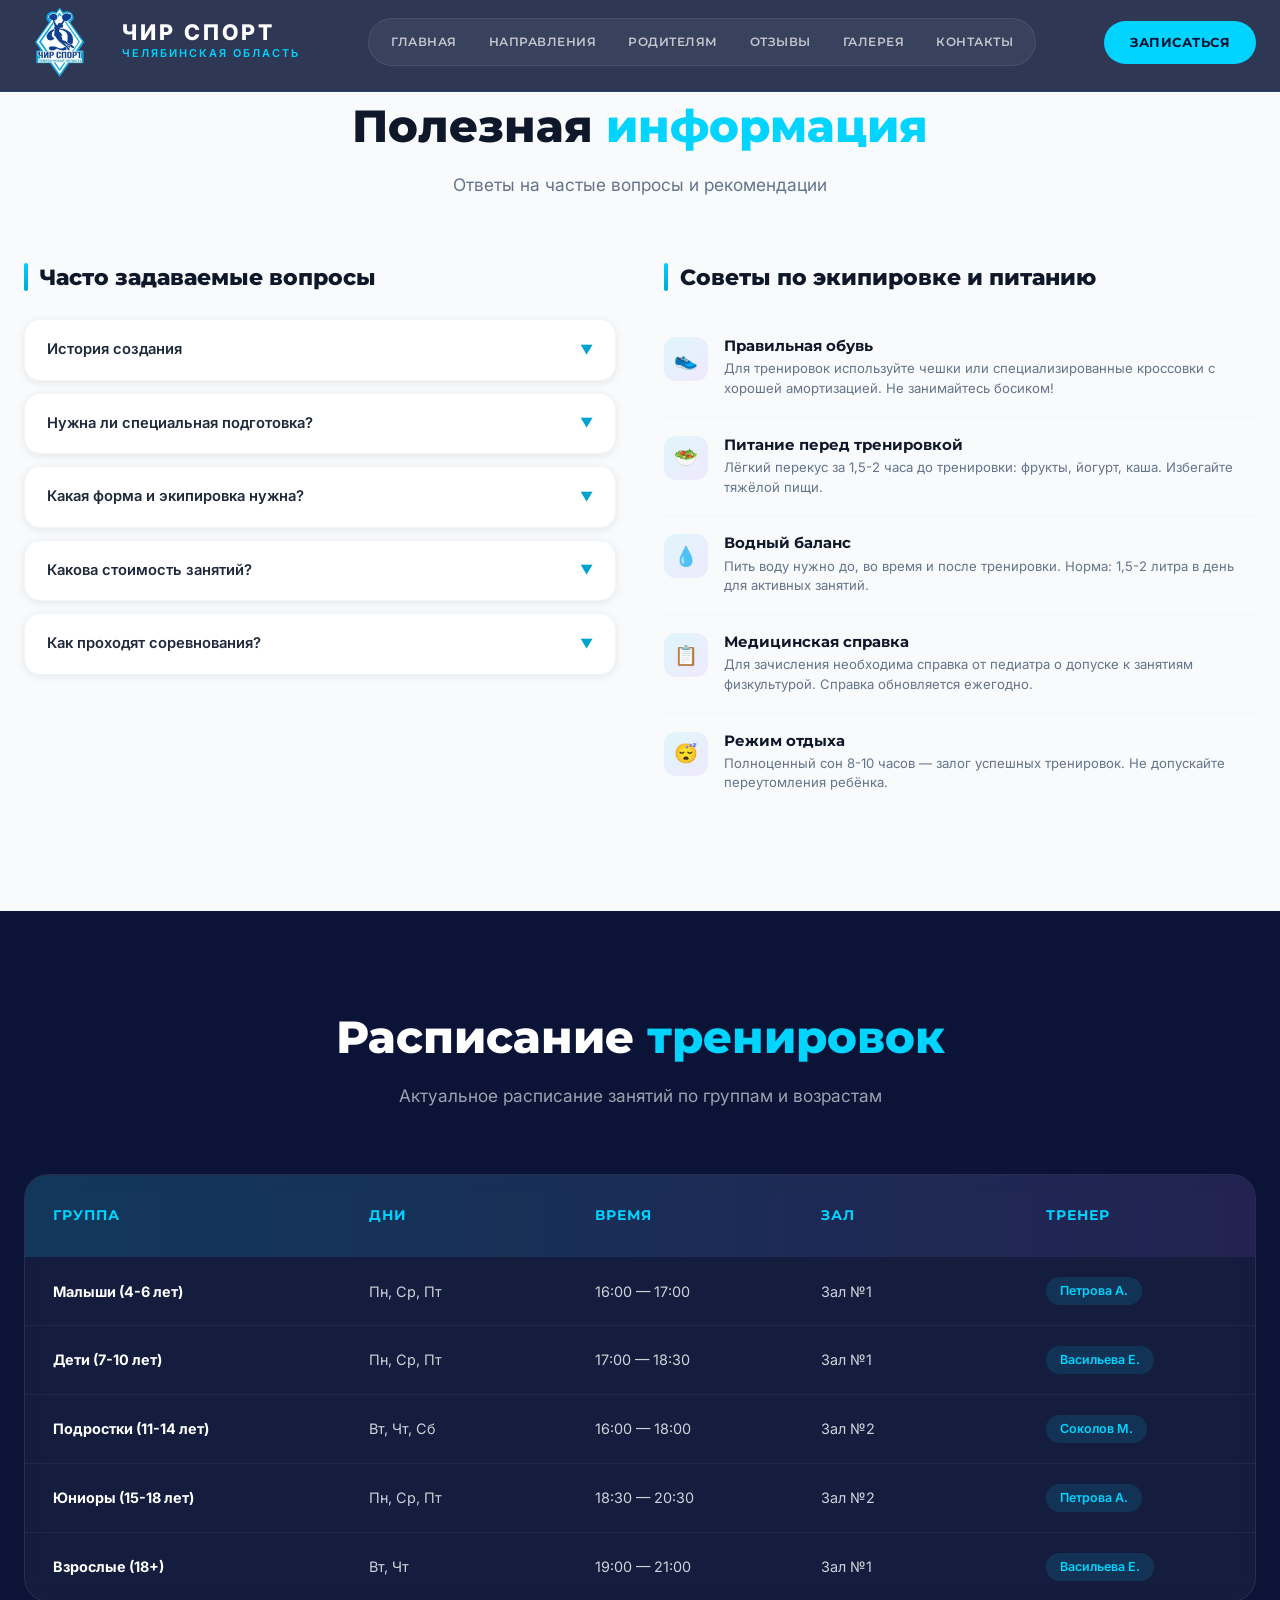
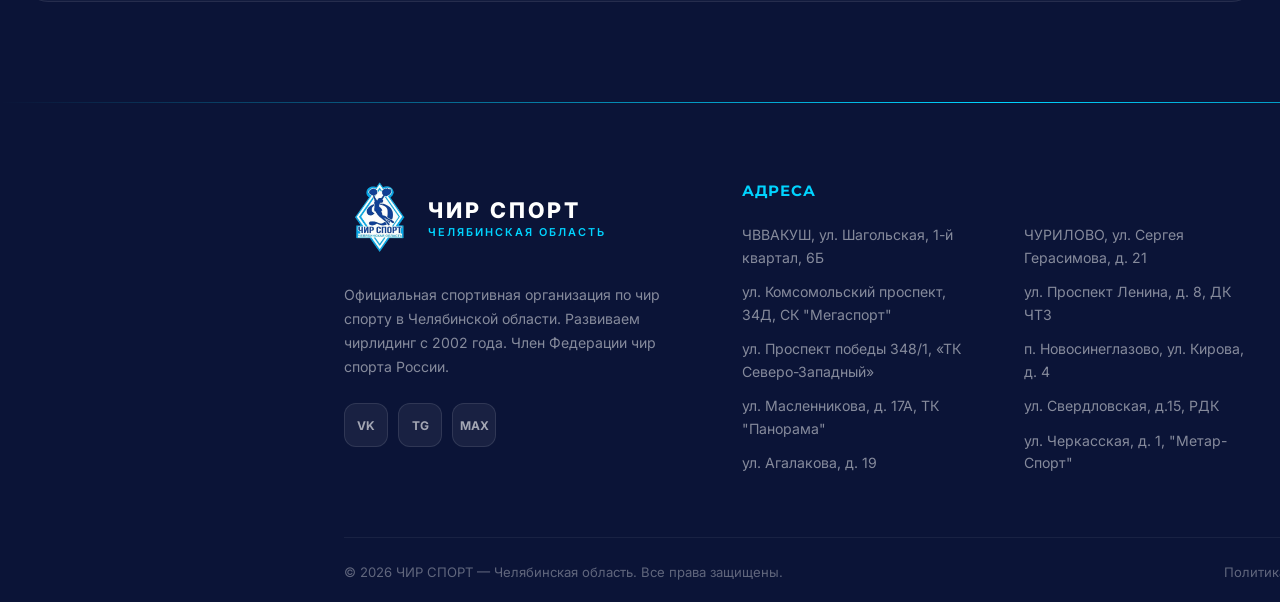
<file: index2.html>
<!DOCTYPE html>
<html lang="ru">
<head>
    <meta charset="UTF-8">
    <meta name="viewport" content="width=device-width, initial-scale=1.0">
    <title>ЧИР СПОРТ — Челябинская область | Энергия, синхронность, победа!</title>
    <link href="style.css" rel="stylesheet">
    <link href="https://fonts.googleapis.com/css2?family=Montserrat:wght@300;400;500;600;700;800;900&family=Inter:wght@300;400;500;600;700&display=swap" rel="stylesheet">
</head>
<body>

    <!-- HEADER -->
    <header class="header" id="header">
        <div class="header-top">
            <div class="container">
                <div class="header-contacts">
                    <a href="tel:+73511234567">
                        <span class="contact-icon"></span>
             
                    </a>
                    <a href="mailto:info@chirsport74.ru">
                        <span class="contact-icon"></span>
     
                    </a>
                    <a href="#">
                        <span class="contact-icon"></span>
                        
                    </a>
                </div>
                <div class="header-top-right">
      
              
                </div>
            </div>
        </div>
        <div class="header-main">
            <div class="container">
                <a href="index.html" class="logo">
                    
                        <img class="svin" src="img/cropped-cropped-photo_2023-08-31_21-30-15 (1)-Photoroom.png">
                        <div class="logo-icon">
                            <path d="M50 5 L90 30 L90 70 L50 95 L10 70 L10 30 Z" stroke="#00D4FF" stroke-width="2" fill="none"/>
                            <path d="M50 15 L80 35 L80 65 L50 85 L20 65 L20 35 Z" stroke="rgba(0,212,255,0.5)" stroke-width="1.5" fill="none"/>
                            <ellipse cx="50" cy="28" rx="8" ry="10" fill="#00D4FF"/>
                            <ellipse cx="38" cy="28" rx="6" ry="8" fill="#00D4FF"/>
                            <ellipse cx="62" cy="28" rx="6" ry="8" fill="#00D4FF"/>
                            <path d="M45 38 C45 38, 42 50, 40 55 C38 60, 35 70, 40 75 C45 80, 50 82, 55 78 C60 74, 58 65, 55 55 C52 45, 50 38, 50 38" fill="#fff"/>
                            <path d="M40 55 C35 60, 28 68, 30 75 C32 82, 38 85, 42 82 C46 79, 48 72, 45 65 C42 58, 40 55, 40 55" fill="#fff"/>
                        </svg>
                    </div>
                    <div class="logo-text">
                        <span class="brand">ЧИР СПОРТ</span>
                        <span class="tagline">Челябинская область</span>
                    </div>
                </a>
                <nav class="nav-main" id="navMain">
                    <a href="index.html" >Главная</a>
                    <a href="index.html#programs">Направления</a>
                    <a href="index2.html">Родителям</a>
                  
                    <a href="#competitions">Отзывы</a>
                    <a href="index.html#gallery">Галерея</a>
                   
                    <a href="#contact">Контакты</a>
                </nav>
                <div class="header-actions">
                    <a href="#join" class="btn-cta"> Записаться</a>
                    <div class="mobile-toggle" id="mobileToggle" onclick="toggleMenu()">
                        <span></span>
                        <span></span>
                        <span></span>
                    </div>
                </div>
            </div>
        </div>
    </header>

    <section class="section section-gray" id="parents">
        <div class="container">
            <div class="section-header fade-up">
           
                <h2 class="section-title">Полезная <span class="accent">информация</span></h2>
                <p class="section-subtitle">Ответы на частые вопросы и рекомендации</p>
            </div>
            <div class="parents-grid">
                <div class="parents-section fade-left">
                    <h3>Часто задаваемые вопросы</h3>
                    <div class="faq-item" onclick="toggleFaq(this)">
                        <div class="faq-question">
                            <span>История создания</span>
                            <span class="faq-arrow">▼</span>
                        </div>
                        <div class="faq-answer">
                            <p>Физкульутрно-спортивная общественная организация «Федерация чир спорта «Динамо» Челябинской области» существует с 2002 года. Является членом аккредитованного отделения.

                                Чир спорт — это официально признанный вид спорта, который включает в себя различные аспекты гимнастики, спортивного танца и фитнеса.
                                 Чир спорт делится на два направления:
                                — чирлидинг;
                                — перфоманс. 
                                
                                Мы предлагаем погрузиться в увлекательный мир спорта, где царит труд и взаимоуважение. Где все являются частичкой единого целого.</p>
                        </div>
                    </div>
                    <div class="faq-item" onclick="toggleFaq(this)">
                        <div class="faq-question">
                            <span>Нужна ли специальная подготовка?</span>
                            <span class="faq-arrow">▼</span>
                        </div>
                        <div class="faq-answer">
                            <p>Нет, специальная подготовка не требуется. Наши тренеры адаптируют программу под уровень каждого спортсмена. Главное — желание заниматься и развиваться!</p>
                        </div>
                    </div>
                    <div class="faq-item" onclick="toggleFaq(this)">
                        <div class="faq-question">
                            <span>Какая форма и экипировка нужна?</span>
                            <span class="faq-arrow">▼</span>
                        </div>
                        <div class="faq-answer">
                            <p>Для тренировок: спортивная форма (футболка, шорты/леггинсы), чешки или кроссовки. Для выступлений форму предоставляет клуб. Помпоны и аксессуары также предоставляются.</p>
                        </div>
                    </div>
                    <div class="faq-item" onclick="toggleFaq(this)">
                        <div class="faq-question">
                            <span>Какова стоимость занятий?</span>
                            <span class="faq-arrow">▼</span>
                        </div>
                        <div class="faq-answer">
                            <p>Стоимость зависит от выбранной программы и частоты занятий. Действуют абонементы на месяц, квартал и год. Первое пробное занятие — бесплатно. Подробности уточняйте у менеджера.</p>
                        </div>
                    </div>
                    <div class="faq-item" onclick="toggleFaq(this)">
                        <div class="faq-question">
                            <span>Как проходят соревнования?</span>
                            <span class="faq-arrow">▼</span>
                        </div>
                        <div class="faq-answer">
                            <p>Мы участвуем в региональных, всероссийских и международных соревнованиях. К соревнованиям готовятся группы с достаточным уровнем подготовки. Родители приглашаются на все мероприятия!</p>
                        </div>
                    </div>
                </div>
                
                <div class="parents-section fade-right">
                    <h3>Советы по экипировке и питанию</h3>
                    <ul class="tips-list">
                        <li class="tips-item">
                            <div class="tips-icon">👟</div>
                            <div class="tips-content">
                                <h5>Правильная обувь</h5>
                                <p>Для тренировок используйте чешки или специализированные кроссовки с хорошей амортизацией. Не занимайтесь босиком!</p>
                            </div>
                        </li>
                        <li class="tips-item">
                            <div class="tips-icon">🥗</div>
                            <div class="tips-content">
                                <h5>Питание перед тренировкой</h5>
                                <p>Лёгкий перекус за 1,5-2 часа до тренировки: фрукты, йогурт, каша. Избегайте тяжёлой пищи.</p>
                            </div>
                        </li>
                        <li class="tips-item">
                            <div class="tips-icon">💧</div>
                            <div class="tips-content">
                                <h5>Водный баланс</h5>
                                <p>Пить воду нужно до, во время и после тренировки. Норма: 1,5-2 литра в день для активных занятий.</p>
                            </div>
                        </li>
                        <li class="tips-item">
                            <div class="tips-icon">📋</div>
                            <div class="tips-content">
                                <h5>Медицинская справка</h5>
                                <p>Для зачисления необходима справка от педиатра о допуске к занятиям физкультурой. Справка обновляется ежегодно.</p>
                            </div>
                        </li>
                        <li class="tips-item">
                            <div class="tips-icon">😴</div>
                            <div class="tips-content">
                                <h5>Режим отдыха</h5>
                                <p>Полноценный сон 8-10 часов — залог успешных тренировок. Не допускайте переутомления ребёнка.</p>
                            </div>
                        </li>
                    </ul>
                </div>
            </div>
        </div>
    </section>


 <!-- SCHEDULE -->
 <section class="section section-dark" id="schedule">
    <div class="container">
        <div class="section-header fade-up">
        
            <h2 class="section-title">Расписание <span class="accent">тренировок</span></h2>
            <p class="section-subtitle">Актуальное расписание занятий по группам и возрастам</p>
        </div>
        <div class="schedule-wrapper fade-up">
            <div class="schedule-header-row">
                <div>Группа</div>
                <div>Дни</div>
                <div>Время</div>
                <div>Зал</div>
                <div>Тренер</div>
            </div>
            <div class="schedule-row">
                <div class="schedule-group"> Малыши (4-6 лет)</div>
                <div>Пн, Ср, Пт</div>
                <div>16:00 — 17:00</div>
                <div>Зал №1</div>
                <div><span class="schedule-badge">Петрова А.</span></div>
            </div>
            <div class="schedule-row">
                <div class="schedule-group"> Дети (7-10 лет)</div>
                <div>Пн, Ср, Пт</div>
                <div>17:00 — 18:30</div>
                <div>Зал №1</div>
                <div><span class="schedule-badge">Васильева Е.</span></div>
            </div>
            <div class="schedule-row">
                <div class="schedule-group"> Подростки (11-14 лет)</div>
                <div>Вт, Чт, Сб</div>
                <div>16:00 — 18:00</div>
                <div>Зал №2</div>
                <div><span class="schedule-badge">Соколов М.</span></div>
            </div>
            <div class="schedule-row">
                <div class="schedule-group">Юниоры (15-18 лет)</div>
                <div>Пн, Ср, Пт</div>
                <div>18:30 — 20:30</div>
                <div>Зал №2</div>
                <div><span class="schedule-badge">Петрова А.</span></div>
            </div>
            <div class="schedule-row">
                <div class="schedule-group"> Взрослые (18+)</div>
                <div>Вт, Чт</div>
                <div>19:00 — 21:00</div>
                <div>Зал №1</div>
                <div><span class="schedule-badge">Васильева Е.</span></div>
            </div>
        </div>
    
    </div>
</section>
        
   <!-- FOOTER -->
   <footer class="footer" id="contact">
    <div class="footer-main">
        <div class="container">
            <div class="footer-grid">
                <div class="footer-about">
                    <a href="#" class="logo">
                        <div class="logo-icon">
                            <img class="svin" src="img/cropped-cropped-photo_2023-08-31_21-30-15 (1)-Photoroom.png">
                                <path d="M50 5 L90 30 L90 70 L50 95 L10 70 L10 30 Z" stroke="#00D4FF" stroke-width="2" fill="none"/>
                                <path d="M50 15 L80 35 L80 65 L50 85 L20 65 L20 35 Z" stroke="rgba(0,212,255,0.5)" stroke-width="1.5" fill="none"/>
                                <ellipse cx="50" cy="28" rx="8" ry="10" fill="#00D4FF"/>
                                <ellipse cx="38" cy="28" rx="6" ry="8" fill="#00D4FF"/>
                                <ellipse cx="62" cy="28" rx="6" ry="8" fill="#00D4FF"/>
                                <path d="M45 38 C45 38, 42 50, 40 55 C38 60, 35 70, 40 75 C45 80, 50 82, 55 78 C60 74, 58 65, 55 55 C52 45, 50 38, 50 38" fill="#fff"/>
                                <path d="M40 55 C35 60, 28 68, 30 75 C32 82, 38 85, 42 82 C46 79, 48 72, 45 65 C42 58, 40 55, 40 55" fill="#fff"/>
                            </svg>
                        </div>
                        <div class="logo-text">
                            <span class="brand">ЧИР СПОРТ</span>
                            <span class="tagline">Челябинская область</span>
                        </div>
                    </a>
                    <p>Официальная спортивная организация по чир спорту в Челябинской области. Развиваем чирлидинг с 2002 года. Член Федерации чир спорта России.</p>
                    <div class="footer-social">
                        <a href="#" title="ВКонтакте">VK</a>
                        <a href="#" title="Telegram">TG</a>
                        <a href="#" title="YouTube">MAX</a>
                       
                    </div>
                </div>
                <div class="footer-section">
                    <h4 id="Адреса">Адреса</h4>
                    <ul class="footer-links">
                        <li><a href="#about">ЧВВАКУШ, ул. Шагольская, 1-й квартал, 6Б</a></li>
                        <li><a href="#programs">ул. Комсомольский проспект, 34Д, СК "Мегаспорт"</a></li>
                        <li><a href="#schedule">ул. Проспект победы 348/1, «ТК Северо-Западный»</a></li>
                        <li><a href="#coaches">ул. Масленникова, д. 17А, ТК "Панорама"</a></li>
                        <li><a href="#competitions">ул. Агалакова, д. 19</a></li>
                     
                       
                    </ul>
                </div>
                <div class="footer-section">
                    <h4>ㅤ</h4>
                    <ul class="footer-links">
                        <li><a href="#">ЧУРИЛОВО, ул. Сергея Герасимова, д. 21</a></li>
                        <li><a href="#">ул. Проспект Ленина, д. 8, ДК ЧТЗ</a></li>
                        <li><a href="#">п. Новосинеглазово, ул. Кирова, д. 4</a></li>
                        <li><a href="#">ул. Свердловская, д.15, РДК</a></li>
                        <li><a href="#">ул. Черкасская, д. 1, "Метар-Спорт"</a></li>
                    </ul>
                </div>
                <div class="footer-section">
                    <h4>Контакты</h4>
                   
                    
                    <div class="footer-contact-item">
                        <div class="footer-contact-icon">📞</div>
                        <div class="footer-contact-text">
                            <strong>Телефон</strong>
                            <span><a href="tel:+73511234567">+7 (351) 123-45-67</a></span>
                        </div>
                    </div>
                    <div class="footer-contact-item">
                        <div class="footer-contact-icon">✉️</div>
                        <div class="footer-contact-text">
                            <strong>Email</strong>
                            <span><a href="mailto:info@chirsport74.ru">info@chirsport74.ru</a></span>
                        </div>
                    </div>
        
                        </div>
                    </div>
                </div>
            </div>
        </div>
    </div>
    <div class="container">
        <div class="footer-bottom">
            <p>© 2026 ЧИР СПОРТ — Челябинская область. Все права защищены.</p>
            <div class="footer-bottom-links">
                <a href="#">Политика конфиденциальности</a>
                <a href="#">Пользовательское соглашение</a>
            </div>
        </div>
    </div>
</footer>



















   <!-- SCROLL TO TOP -->
   <button class="scroll-top" id="scrollTop" onclick="scrollToTop()">↑</button>

   <!-- MODAL -->
   <div class="modal-overlay" id="modalOverlay" onclick="closeModal(event)">
       <div class="modal">
           <button class="modal-close" onclick="closeModalBtn()">✕</button>
           <div class="modal-icon">✅</div>
           <h3 id="modalTitle">Заявка отправлена!</h3>
           <p id="modalText">Спасибо за вашу заявку! Наш менеджер свяжется с вами в течение 30 минут для подтверждения записи на пробное занятие.</p>
       </div>
   </div>

   <script>
       // Header scroll effect
       window.addEventListener('scroll', function() {
           const header = document.getElementById('header');
           const scrollTop = document.getElementById('scrollTop');
           
           if (window.scrollY > 100) {
               header.classList.add('scrolled');
           } else {
               header.classList.remove('scrolled');
           }

           if (window.scrollY > 500) {
               scrollTop.classList.add('visible');
           } else {
               scrollTop.classList.remove('visible');
           }
       });

       // Mobile menu toggle
       function toggleMenu() {
           const nav = document.getElementById('navMain');
           nav.classList.toggle('active');
       }

       // Close mobile menu on link click
       document.querySelectorAll('.nav-main a').forEach(link => {
           link.addEventListener('click', () => {
               document.getElementById('navMain').classList.remove('active');
           });
       });

       // Smooth scroll
       document.querySelectorAll('a[href^="#"]').forEach(anchor => {
           anchor.addEventListener('click', function(e) {
               e.preventDefault();
               const target = document.querySelector(this.getAttribute('href'));
               if (target) {
                   const offset = 120;
                   const top = target.getBoundingClientRect().top + window.pageYOffset - offset;
                   window.scrollTo({ top, behavior: 'smooth' });
               }
           });
       });

       // Scroll to top
       function scrollToTop() {
           window.scrollTo({ top: 0, behavior: 'smooth' });
       }

       // FAQ toggle
       function toggleFaq(item) {
           const isActive = item.classList.contains('active');
           document.querySelectorAll('.faq-item').forEach(el => el.classList.remove('active'));
           if (!isActive) {
               item.classList.add('active');
           }
       }

       // Form submission
       function handleRegister(e) {
           e.preventDefault();
           document.getElementById('modalTitle').textContent = 'Заявка отправлена!';
           document.getElementById('modalText').textContent = 'Спасибо за вашу заявку! Наш менеджер свяжется с вами в течение 30 минут для подтверждения записи на пробное занятие.';
           document.getElementById('modalOverlay').classList.add('active');
           e.target.reset();
       }

       // Download schedule
       function downloadSchedule() {
           document.getElementById('modalTitle').textContent = 'Скачивание расписания';
           document.getElementById('modalText').textContent = 'Расписание в формате PDF будет загружено в ближайшее время. Для получения актуального расписания вы также можете позвонить нам по телефону +7 (351) 123-45-67.';
           document.getElementById('modalOverlay').classList.add('active');
       }

       // Gallery modal
       function showModal() {
           document.getElementById('modalTitle').textContent = 'Фото и видео галерея';
           document.getElementById('modalText').textContent = 'Полная медиатека с фото и видео доступна в наших социальных сетях: ВКонтакте, Telegram, YouTube. Подписывайтесь, чтобы не пропустить новые публикации!';
           document.getElementById('modalOverlay').classList.add('active');
       }

       // Close modal
       function closeModal(e) {
           if (e.target === document.getElementById('modalOverlay')) {
               document.getElementById('modalOverlay').classList.remove('active');
           }
       }

       function closeModalBtn() {
           document.getElementById('modalOverlay').classList.remove('active');
       }

       // Search toggle
       function toggleSearch() {
           const query = prompt('🔍 Поиск по сайту:');
           if (query) {
               document.getElementById('modalTitle').textContent = 'Поиск';
               document.getElementById('modalText').textContent = 'По запросу "' + query + '" найдено 0 результатов. Попробуйте изменить запрос или свяжитесь с нами для получения информации.';
               document.getElementById('modalOverlay').classList.add('active');
           }
       }

       // Intersection Observer for animations
       const observerOptions = {
           threshold: 0.1,
           rootMargin: '0px 0px -50px 0px'
       };

       const observer = new IntersectionObserver(function(entries) {
           entries.forEach(entry => {
               if (entry.isIntersecting) {
                   entry.target.classList.add('visible');
                   observer.unobserve(entry.target);
               }
           });
       }, observerOptions);

       document.querySelectorAll('.fade-up, .fade-left, .fade-right').forEach(el => {
           observer.observe(el);
       });

       // Active nav link on scroll
       const sections = document.querySelectorAll('section[id]');
       window.addEventListener('scroll', function() {
           let current = '';
           sections.forEach(section => {
               const sectionTop = section.offsetTop - 200;
               if (window.scrollY >= sectionTop) {
                   current = section.getAttribute('id');
               }
           });
           document.querySelectorAll('.nav-main a').forEach(link => {
               link.classList.remove('active');
               if (link.getAttribute('href') === '#' + current) {
                   link.classList.add('active');
               }
           });
       });

       // Keyboard accessibility
       document.addEventListener('keydown', function(e) {
           if (e.key === 'Escape') {
               document.getElementById('modalOverlay').classList.remove('active');
               document.getElementById('navMain').classList.remove('active');
           }
       });
   </script>
</body>
</html>
</file>
<file: style.css>
* {
    margin: 0;
    padding: 0;
    box-sizing: border-box;
}

:root {
    --primary: #0B1437;
    --primary-light: #1E2B5A;
    --accent: #00D4FF;
    --accent-dark: #00A3CC;
    --accent-glow: rgba(0, 212, 255, 0.3);
    --secondary: #FF6B6B;
    --purple: #A855F7;
    --gold: #FFD700;
    --white: #FFFFFF;
    --gray-50: #F8FAFC;
    --gray-100: #F1F5F9;
    --gray-200: #E2E8F0;
    --gray-300: #CBD5E1;
    --gray-400: #94A3B8;
    --gray-500: #64748B;
    --gray-600: #475569;
    --gray-700: #334155;
    --gray-800: #1E293B;
    --gray-900: #0F172A;
    --gradient-primary: linear-gradient(135deg, #0B1437 0%, #1E2B5A 50%, #00D4FF 100%);
    --gradient-accent: linear-gradient(135deg, #00D4FF, #00A3CC);
    --gradient-secondary: linear-gradient(135deg, #FF6B6B, #FF8E53);
    --gradient-card: linear-gradient(145deg, rgba(255,255,255,0.05) 0%, rgba(255,255,255,0.02) 100%);
    --shadow-sm: 0 2px 8px rgba(0, 0, 0, 0.08);
    --shadow-md: 0 8px 32px rgba(0, 0, 0, 0.12);
    --shadow-lg: 0 20px 60px rgba(0, 0, 0, 0.15);
    --shadow-xl: 0 30px 80px rgba(0, 0, 0, 0.2);
    --shadow-glow: 0 0 40px rgba(0, 212, 255, 0.25);
    --radius-sm: 8px;
    --radius-md: 12px;
    --radius-lg: 16px;
    --radius-xl: 24px;
    --radius-full: 9999px;
}

html {
    scroll-behavior: smooth;
}

body {
    font-family: 'Inter', sans-serif;
    color: var(--gray-800);
    background: var(--white);
    overflow-x: hidden;
    line-height: 1.6;
}

h1, h2, h3, h4, h5, h6 {
    font-family: 'Montserrat', sans-serif;
    line-height: 1.2;
}

/* ===== HEADER ===== */
.header {
    position: fixed;
    top: 0;
    left: 0;
    right: 0;
    z-index: 1000;
    background: rgba(11, 20, 55, 0.85);
    backdrop-filter: blur(20px) saturate(180%);
    border-bottom: 1px solid rgba(0, 212, 255, 0.1);
    transition: all 0.4s cubic-bezier(0.4, 0, 0.2, 1);
   margin-top: -25px;
 
}



.header-top {
 
    padding-top: -20px;
}

.header-top .container {
    display: flex;
    justify-content: space-between;
    align-items: center;
    flex-wrap: wrap;
    gap: 10px;
}

.header-contacts {
    display: flex;
    gap: 24px;
    align-items: center;
    flex-wrap: wrap;
}

.header-contacts a {
    color: rgba(255, 255, 255, 0.7);
    text-decoration: none;
    font-size: 0.82rem;
    font-weight: 500;
    display: flex;
    align-items: center;
    gap: 6px;
    transition: all 0.3s;
}

.header-contacts a:hover {
    color: var(--accent);
}

.contact-icon {
    width: 18px;
    height: 18px;
    display: inline-flex;
    align-items: center;
    justify-content: center;
    font-size: 0.9rem;
}

.header-top-right {
    display: flex;
    gap: 10px;
    align-items: center;
}

.social-btn {
    width: 30px;
    height: 30px;
    background: rgba(255, 255, 255, 0.08);
    border: 1px solid rgba(255, 255, 255, 0.1);
    border-radius: 8px;
    display: flex;
    align-items: center;
    justify-content: center;
    font-size: 0.72rem;
    font-weight: 700;
    transition: all 0.3s cubic-bezier(0.4, 0, 0.2, 1);
    color: rgba(255, 255, 255, 0.7);
    text-decoration: none;
}

.social-btn:hover {
    background: var(--accent);
    border-color: var(--accent);
    color: var(--white);
    transform: translateY(-2px);
    box-shadow: 0 4px 15px rgba(0, 212, 255, 0.4);
}

.header-main {
    padding: 14px 0;
}

.header-main .container {
    display: flex;
    align-items: center;
    justify-content: space-between;
    gap: 30px;
}

.logo {
    display: flex;
    align-items: center;
    gap: 14px;
    text-decoration: none;
    color: var(--white);
    flex-shrink: 0;

}





.logo-icon svg {
    width: 100%;
    height: 100%;
}

.logo-text {
    display: flex;
    flex-direction: column;
    gap: 2px;
}

.logo-text .brand {
    font-size: 1.35rem;
    font-weight: 800;
    letter-spacing: 3px;
    color: var(--white);
    line-height: 1;
}

.logo-text .tagline {
    font-size: 0.68rem;
    font-weight: 600;
    color: var(--accent);
    letter-spacing: 2px;
    text-transform: uppercase;
}

.nav-main {
    display: flex;
    align-items: center;
    gap: 4px;
    background: rgba(255, 255, 255, 0.05);
    border: 1px solid rgba(255, 255, 255, 0.08);
    border-radius: var(--radius-full);
    padding: 5px 8px;
}

.nav-main a {
    color: rgba(255, 255, 255, 0.7);
    text-decoration: none;
    font-size: 0.78rem;
    font-weight: 600;
    font-family: 'Montserrat', sans-serif;
    text-transform: uppercase;
    letter-spacing: 0.5px;
    padding: 8px 14px;
    border-radius: var(--radius-full);
    transition: all 0.3s cubic-bezier(0.4, 0, 0.2, 1);
    white-space: nowrap;
}

.nav-main a:hover, .nav-main a.active {
    color: var(--white);
    background: rgba(0, 212, 255, 0.15);
}

.header-actions {
    display: flex;
    align-items: center;
    gap: 10px;
    flex-shrink: 0;
}

.btn-search {
    width: 40px;
    height: 40px;
    border-radius: 12px;
    border: 1px solid rgba(255, 255, 255, 0.1);
    background: rgba(255, 255, 255, 0.05);
    color: rgba(255, 255, 255, 0.7);
    cursor: pointer;
    display: flex;
    align-items: center;
    justify-content: center;
    font-size: 1rem;
    transition: all 0.3s;
}

.btn-search:hover {
    background: rgba(0, 212, 255, 0.15);
    border-color: rgba(0, 212, 255, 0.3);
    color: var(--accent);
}

.btn-cta {
    background: var(--accent);
    color: var(--primary);
    border: none;
    padding: 11px 26px;
    border-radius: var(--radius-full);
    font-weight: 700;
    font-size: 0.82rem;
    font-family: 'Montserrat', sans-serif;
    text-transform: uppercase;
    letter-spacing: 0.5px;
    cursor: pointer;
    transition: all 0.3s cubic-bezier(0.4, 0, 0.2, 1);
    text-decoration: none;
    display: inline-flex;
    align-items: center;
    gap: 6px;
    white-space: nowrap;
}

.btn-cta:hover {
    background: #00E5FF;
    transform: translateY(-2px);
    box-shadow: 0 8px 30px rgba(0, 212, 255, 0.4);
}

.mobile-toggle {
    display: none;
    flex-direction: column;
    gap: 5px;
    cursor: pointer;
    padding: 8px;
    border: 1px solid rgba(255, 255, 255, 0.1);
    border-radius: 10px;
    background: rgba(255, 255, 255, 0.05);
}

.mobile-toggle span {
    width: 22px;
    height: 2px;
    background: var(--white);
    transition: all 0.3s;
    border-radius: 2px;
}

.container {
    max-width: 1360px;
    margin: 0 auto;
    padding: 0 24px;
}

/* ===== HERO ===== */
.hero {
    margin-top: 10px;
    position: relative;
    min-height: 90vh;
    background: var(--primary);
    overflow: hidden;
    display: flex;
    align-items: center;
}

.hero-bg {
    position: absolute;
    inset: 0;
    z-index: 1;
}

.hero-bg img {
    width: 100%;
    height: 100%;
    object-fit: cover;
    opacity: 0.35;
}

.hero-gradient {
    position: absolute;
    inset: 0;
    background: 
        radial-gradient(ellipse at 20% 50%, rgba(0, 212, 255, 0.15) 0%, transparent 60%),
        radial-gradient(ellipse at 80% 20%, rgba(168, 85, 247, 0.1) 0%, transparent 50%),
        linear-gradient(135deg, rgba(11, 20, 55, 0.9) 0%, rgba(11, 20, 55, 0.7) 50%, rgba(11, 20, 55, 0.85) 100%);
    z-index: 2;
}

.hero-grid {
    position: absolute;
    inset: 0;
    background-image: 
        linear-gradient(rgba(0, 212, 255, 0.03) 1px, transparent 1px),
        linear-gradient(90deg, rgba(0, 212, 255, 0.03) 1px, transparent 1px);
    background-size: 60px 60px;
    z-index: 3;
}

.hero-particles {
    position: absolute;
    inset: 0;
    z-index: 4;
    overflow: hidden;
}

.particle {
    position: absolute;
    border-radius: 50%;
    opacity: 0;
    animation: particleFloat 12s infinite ease-in-out;
}

.particle:nth-child(1) {
    width: 6px; height: 6px; background: var(--accent); top: 20%; left: 15%;
    animation-delay: 0s;
}
.particle:nth-child(2) {
    width: 4px; height: 4px; background: var(--purple); top: 40%; left: 75%;
    animation-delay: 3s;
}
.particle:nth-child(3) {
    width: 8px; height: 8px; background: var(--secondary); top: 60%; left: 30%;
    animation-delay: 6s;
}
.particle:nth-child(4) {
    width: 5px; height: 5px; background: var(--gold); top: 15%; left: 60%;
    animation-delay: 2s;
}
.particle:nth-child(5) {
    width: 7px; height: 7px; background: var(--accent); top: 70%; left: 85%;
    animation-delay: 5s;
}
.particle:nth-child(6) {
    width: 3px; height: 3px; background: var(--purple); top: 80%; left: 20%;
    animation-delay: 8s;
}

@keyframes particleFloat {
    0%, 100% { transform: translateY(0) translateX(0) scale(1); opacity: 0; }
    20% { opacity: 0.6; }
    50% { transform: translateY(-60px) translateX(20px) scale(1.5); opacity: 0.4; }
    80% { opacity: 0.6; }
}

.hero-content {
    position: relative;
    z-index: 10;
    display: grid;
    grid-template-columns: 1.1fr 0.9fr;
    gap: 60px;
    align-items: center;
    padding: 80px 0;
}

.hero-text .badge {
    display: inline-flex;
    align-items: center;
    gap: 8px;
    background: rgba(0, 212, 255, 0.12);
    border: 1px solid rgba(0, 212, 255, 0.25);
    padding: 8px 18px;
    border-radius: var(--radius-full);
    font-size: 0.78rem;
    font-weight: 700;
    font-family: 'Montserrat', sans-serif;
    color: var(--accent);
    text-transform: uppercase;
    letter-spacing: 2px;
    margin-bottom: 24px;
    backdrop-filter: blur(10px);
}

.badge-dot {
    width: 8px;
    height: 8px;
    background: var(--accent);
    border-radius: 50%;
    animation: pulse 2s infinite;
}

@keyframes pulse {
    0%, 100% { opacity: 1; transform: scale(1); }
    50% { opacity: 0.5; transform: scale(1.3); }
}

.hero-text h2 {
    font-size: 3.6rem;
    font-weight: 900;
    color: var(--white);
    text-transform: uppercase;
    letter-spacing: 1px;
    line-height: 1.05;
    margin-bottom: 20px;
}

.hero-text h2 .highlight {
    background: linear-gradient(135deg, var(--accent), #00E5FF, var(--purple));
    -webkit-background-clip: text;
    -webkit-text-fill-color: transparent;
    background-clip: text;
}

.hero-desc {
    color: rgba(255, 255, 255, 0.7);
    font-size: 1.1rem;
    line-height: 1.8;
    margin-bottom: 40px;
    max-width: 560px;
}

.hero-buttons {
    display: flex;
    gap: 14px;
    flex-wrap: wrap;
}

.btn {
    padding: 16px 36px;
    border-radius: var(--radius-full);
    font-weight: 700;
    font-size: 0.88rem;
    font-family: 'Montserrat', sans-serif;
    text-transform: uppercase;
    letter-spacing: 1px;
    cursor: pointer;
    transition: all 0.3s cubic-bezier(0.4, 0, 0.2, 1);
    text-decoration: none;
    display: inline-flex;
    align-items: center;
    gap: 8px;
    border: none;
}

.btn-primary {
    background: var(--accent);
    color: var(--primary);
}

.btn-primary:hover {
    background: #00E5FF;
    transform: translateY(-3px);
    box-shadow: 0 15px 40px rgba(0, 212, 255, 0.4);
}

.btn-outline {
    background: transparent;
    color: var(--white);
    border: 2px solid rgba(255, 255, 255, 0.2);
}

.btn-outline:hover {
    background: var(--white);
    color: var(--primary);
    border-color: var(--white);
    transform: translateY(-3px);
}

.btn-secondary {
    background: var(--gradient-secondary);
    color: var(--white);
}

.btn-secondary:hover {
    transform: translateY(-3px);
    box-shadow: 0 15px 40px rgba(255, 107, 107, 0.3);
}

.hero-stats {
    display: flex;
    gap: 40px;
    margin-top: 50px;
    padding-top: 40px;
    border-top: 1px solid rgba(255, 255, 255, 0.08);
}

.stat-item {
    display: flex;
    flex-direction: column;
}

.stat-number {
    font-size: 2.2rem;
    font-weight: 900;
    font-family: 'Montserrat', sans-serif;
    color: var(--white);
    line-height: 1;
}

.stat-number .accent-text {
    color: var(--accent);
}

.stat-label {
    font-size: 0.82rem;
    color: rgba(255, 255, 255, 0.5);
    font-weight: 500;
    margin-top: 6px;
}

.hero-visual {
    position: relative;
    display: flex;
    justify-content: center;
    align-items: center;
}

.hero-image-wrapper {
    position: relative;
    width: 100%;
    max-width: 500px;
}

.hero-image-wrapper::before {
    content: '';
    position: absolute;
    top: -20px;
    right: -20px;
    width: 100%;
    height: 100%;
    border: 2px solid rgba(0, 212, 255, 0.2);
    border-radius: var(--radius-xl);
    transform: rotate(5deg);
}

.hero-image-wrapper::after {
    content: '';
    position: absolute;
    bottom: -15px;
    left: -15px;
    width: 80%;
    height: 80%;
    background: linear-gradient(135deg, rgba(0, 212, 255, 0.1), rgba(168, 85, 247, 0.1));
    border-radius: var(--radius-xl);
    filter: blur(30px);
}

.hero-image-wrapper img {
    width: 100%;
    height: auto;
    max-height: 550px;
    object-fit: contain;
    border-radius: var(--radius-xl);
    position: relative;
    z-index: 2;
    filter: drop-shadow(0 30px 60px rgba(0, 0, 0, 0.3));
    animation: heroFloat 6s ease-in-out infinite;
}

@keyframes heroFloat {
    0%, 100% { transform: translateY(0); }
    50% { transform: translateY(-20px); }
}

.floating-card {
    position: absolute;
    background: rgba(255, 255, 255, 0.08);
    backdrop-filter: blur(20px);
    border: 1px solid rgba(255, 255, 255, 0.12);
    border-radius: var(--radius-md);
    padding: 16px 20px;
    display: flex;
    align-items: center;
    gap: 12px;
    z-index: 5;
    animation: cardFloat 4s ease-in-out infinite;
}

.floating-card:nth-child(2) {
    bottom: 30px;
    left: -30px;
    animation-delay: 1s;
}

.floating-card:nth-child(3) {
    top: 40px;
    right: -20px;
    animation-delay: 2s;
}

@keyframes cardFloat {
    0%, 100% { transform: translateY(0); }
    50% { transform: translateY(-10px); }
}

.floating-icon {
    width: 44px;
    height: 44px;
    background: linear-gradient(135deg, var(--accent), var(--accent-dark));
    border-radius: 12px;
    display: flex;
    align-items: center;
    justify-content: center;
    font-size: 1.2rem;
    flex-shrink: 0;
}

.floating-text strong {
    display: block;
    font-size: 0.88rem;
    color: var(--white);
    font-weight: 700;
}

.floating-text span {
    font-size: 0.72rem;
    color: rgba(255, 255, 255, 0.6);
}

/* ===== SECTIONS GENERAL ===== */
.section {
    padding: 100px 0;
    position: relative;
}

.section-light {
    background: var(--white);
}

.section-gray {
    background: var(--gray-50);
}

.section-dark {
    background: var(--primary);
    color: var(--white);
}

.section-header {
    text-align: center;
    margin-bottom: 64px;
}

.section-badge {
    display: inline-flex;
    align-items: center;
    gap: 8px;
    background: linear-gradient(135deg, rgba(0, 212, 255, 0.1), rgba(168, 85, 247, 0.1));
    border: 1px solid rgba(0, 212, 255, 0.2);
    color: var(--accent-dark);
    padding: 6px 20px;
    border-radius: var(--radius-full);
    font-size: 0.75rem;
    font-weight: 700;
    font-family: 'Montserrat', sans-serif;
    text-transform: uppercase;
    letter-spacing: 2px;
    margin-bottom: 18px;
}

.section-dark .section-badge {
    color: var(--accent);
    border-color: rgba(0, 212, 255, 0.3);
}

.section-title {
    font-size: 2.8rem;
    font-weight: 800;
    color: var(--gray-900);
    margin-bottom: 16px;
}

.section-dark .section-title {
    color: var(--white);
}

.section-title .accent {
    color: var(--accent);
}

.section-subtitle {
    font-size: 1.08rem;
    color: var(--gray-500);
    max-width: 600px;
    margin: 0 auto;
    line-height: 1.7;
}

.section-dark .section-subtitle {
    color: rgba(255, 255, 255, 0.6);
}

/* ===== NEWS & EVENTS ===== */
.news-events-grid {
    display: grid;
    grid-template-columns: 1fr 1fr;
    gap: 40px;
}

.section-heading {
    display: flex;
    align-items: center;
    gap: 12px;
    font-size: 1.5rem;
    font-weight: 800;
    color: var(--gray-900);
    margin-bottom: 28px;
}

.section-heading .line {
    width: 4px;
    height: 32px;
    background: var(--gradient-accent);
    border-radius: 2px;
}

.news-list {
    display: flex;
    flex-direction: column;
    gap: 16px;
}

.news-card {
    display: flex;
    gap: 18px;
    background: var(--white);
    border-radius: var(--radius-lg);
    padding: 18px;
    box-shadow: var(--shadow-sm);
    border: 1px solid var(--gray-100);
    transition: all 0.3s cubic-bezier(0.4, 0, 0.2, 1);
    cursor: pointer;
}

.news-card:hover {
    transform: translateY(-4px) translateX(8px);
    box-shadow: var(--shadow-md);
    border-color: var(--accent);
}

.news-img {
    width: 120px;
    height: 100px;
    border-radius: var(--radius-md);
    overflow: hidden;
    flex-shrink: 0;
}

.news-img img {
    width: 100%;
    height: 100%;
    object-fit: cover;
    transition: transform 0.5s;
}

.news-card:hover .news-img img {
    transform: scale(1.1);
}

.news-content {
    flex: 1;
    display: flex;
    flex-direction: column;

}

.news-tag {
    display: inline-flex;
    align-items: left;
    background: rgba(0, 212, 255, 0.1);
    color: var(--accent-dark);
    font-size: 0.68rem;
    font-weight: 700;
    font-family: 'Montserrat', sans-serif;
    text-transform: uppercase;
    letter-spacing: 1px;
    padding: 4px 12px;
    border-radius: var(--radius-full);
    margin-bottom: 8px;
    width: fit-content;
}

.news-content h4 {
    font-size: 0.95rem;
    font-weight: 700;
    color: var(--gray-900);
    margin-bottom: 6px;
    line-height: 1.3;
}

.news-content p {
    font-size: 0.82rem;
    color: var(--gray-500);
    line-height: 1.5;
    margin-bottom: 8px;
}

.news-link {
    color: var(--accent-dark);
    font-size: 0.78rem;
    font-weight: 700;
    text-decoration: none;
    font-family: 'Montserrat', sans-serif;
    transition: color 0.3s;
    margin-top: auto;
}

.news-link:hover {
    color: var(--purple);
}

.events-list {
    display: flex;
    flex-direction: column;
    gap: 14px;
}

.event-card {
    display: flex;
    gap: 18px;
    background: var(--white);
    border-radius: var(--radius-lg);
    padding: 20px;
    box-shadow: var(--shadow-sm);
    border: 1px solid var(--gray-100);
    transition: all 0.3s cubic-bezier(0.4, 0, 0.2, 1);
    cursor: pointer;
    position: relative;
    overflow: hidden;
}

.event-card::before {
    content: '';
    position: absolute;
    left: 0;
    top: 0;
    bottom: 0;
    width: 4px;
    background: var(--gradient-accent);
}

.event-card:hover {
    transform: translateY(-5px);
    box-shadow: var(--shadow-md);
}

.event-date-block {
    display: flex;
    flex-direction: column;
    align-items: center;
    justify-content: center;
    min-width: 60px;
    background: linear-gradient(135deg, rgba(0, 212, 255, 0.08), rgba(168, 85, 247, 0.08));
    border-radius: var(--radius-md);
    padding: 12px;
    flex-shrink: 0;
   
}

.event-date-block .day {
    font-size: 1.8rem;
    font-weight: 900;
    color: var(--primary);
    font-family: 'Montserrat', sans-serif;
    line-height: 1;
}

.event-date-block .month {
    font-size: 0.7rem;
    font-weight: 700;
    color: var(--accent-dark);
    text-transform: uppercase;
    letter-spacing: 1px;
    font-family: 'Montserrat', sans-serif;
}

.event-info {
    flex: 1;
}

.event-info h4 {
    font-size: 1rem;
    font-weight: 700;
    color: var(--gray-900);
    margin-bottom: 20px;
}

.event-meta {
    display: flex;
    gap: 16px;
    font-size: 0.78rem;
    color: var(--gray-500);
}

.event-meta span {
    display: flex;
    align-items: center;
    gap: 5px;
}

/* ===== PROGRAMS ===== */
.programs-grid {
    display: grid;
    grid-template-columns: repeat(3, 1fr);
    gap: 24px;
    
        display: flex;                /* Включаем Flexbox */
        justify-content: center;      /* Горизонтальное выравнивание */
        align-items: center;          /* Вертикальное выравнивание */
        min-height: 100vh;            /* Высота контейнера на весь экран */
      
}

.program-card {
    background: var(--white);
    border-radius: var(--radius-xl);
    padding: 20px 85px;
    text-align: center;
    box-shadow: var(--shadow-sm);
    border: 1px solid var(--gray-100);
    transition: all 0.4s cubic-bezier(0.4, 0, 0.2, 1);
    position: relative;
    overflow: hidden;
}

.program-card::before {
    content: '';
    position: absolute;
    top: 0;
    left: 0;
    right: 0;
    height: 4px;
    background: var(--gradient-accent);
    transform: scaleX(0);
    transition: transform 0.4s;
}

.program-card:hover::before {
    transform: scaleX(1);
}





.program-card h4 {
    font-size: 1.2rem;
    font-weight: 700;
    color: var(--gray-900);
    margin-bottom: 6px;
}

.program-age {
    font-size: 0.78rem;
    color: var(--accent-dark);
    font-weight: 700;
    font-family: 'Montserrat', sans-serif;
    margin-bottom: 14px;
}

.program-card p {
    font-size: 0.88rem;
    color: var(--gray-500);
    line-height: 1.6;
    margin-bottom: 18px;
}

.program-details {
    display: flex;
    justify-content: center;
    gap: 20px;
    font-size: 0.78rem;
    color: var(--gray-400);
}

.program-details span {
    display: flex;
    align-items: center;
    gap: 5px;
}

/* ===== SCHEDULE ===== */
.schedule-wrapper {
    background: rgba(255, 255, 255, 0.04);
    backdrop-filter: blur(10px);
    border-radius: var(--radius-xl);
    border: 1px solid rgba(255, 255, 255, 0.08);
    overflow: hidden;
}

.schedule-header-row {
    display: grid;
    grid-template-columns: 1.4fr 1fr 1fr 1fr 0.8fr;
    background: linear-gradient(90deg, rgba(0, 212, 255, 0.15), rgba(168, 85, 247, 0.1));
    padding: 30px 28px;
    font-weight: 700;
    font-size: 0.85rem;
    font-family: 'Montserrat', sans-serif;
    text-transform: uppercase;
    letter-spacing: 1px;
    color: var(--accent);
}

.schedule-row {
    display: grid;
    grid-template-columns: 1.4fr 1fr 1fr 1fr 0.8fr;
    padding: 20px 28px;
    border-bottom: 1px solid rgba(255, 255, 255, 0.05);
    align-items: center;
    transition: all 0.3s;
    font-size: 0.9rem;
    color: rgba(255, 255, 255, 0.8);
}

.schedule-row:hover {
    background: rgba(0, 212, 255, 0.05);
}

.schedule-row:last-child {
    border-bottom: none;
}

.schedule-group {
    font-weight: 700;
    color: var(--white);
    display: flex;
    align-items: center;
    gap: 10px;
}

.schedule-badge {
    display: inline-block;
    background: rgba(0, 212, 255, 0.12);
    color: var(--accent);
    padding: 4px 14px;
    border-radius: var(--radius-full);
    font-size: 0.78rem;
    font-weight: 600;
}

.schedule-download {
    text-align: center;
    margin-top: 36px;
}

/* ===== HALL OF FAME ===== */
.fame-grid {
    display: grid;
    grid-template-columns: repeat(4, 1fr);
    gap: 24px;
}

.fame-card {
    background: var(--white);
    border-radius: var(--radius-xl);
    overflow: hidden;
    box-shadow: var(--shadow-sm);
    border: 1px solid var(--gray-100);
    transition: all 0.4s cubic-bezier(0.4, 0, 0.2, 1);
    cursor: pointer;
    position: relative;
}

.fame-card:hover {
    transform: translateY(-10px);
    box-shadow: var(--shadow-xl);
}

.fame-card-img {
    height: 220px;
    overflow: hidden;
    position: relative;
}

.fame-card-img img {
    width: 100%;
    height: 100%;
    object-fit: cover;
    transition: transform 0.5s;
}

.fame-card:hover .fame-card-img img {
    transform: scale(1.08);
}

.fame-card-img::after {
    content: '';
    position: absolute;
    bottom: 0;
    left: 0;
    right: 0;
    height: 60%;
    background: linear-gradient(0deg, rgba(11, 20, 55, 0.8), transparent);
}

.fame-card-overlay {
    position: absolute;
    bottom: 16px;
    left: 16px;
    z-index: 2;
}

.fame-card-overlay span {
    color: var(--white);
    font-size: 0.8rem;
    font-weight: 700;
    font-family: 'Montserrat', sans-serif;
    text-transform: uppercase;
    letter-spacing: 1px;
}

.fame-badge {
    position: absolute;
    top: 16px;
    right: 16px;
    background: linear-gradient(135deg, var(--gold), #FFC107);
    color: var(--primary);
    padding: 6px 14px;
    border-radius: var(--radius-full);
    font-size: 0.72rem;
    font-weight: 700;
    font-family: 'Montserrat', sans-serif;
    z-index: 2;
    box-shadow: 0 4px 15px rgba(255, 215, 0, 0.4);
}

.fame-card-body {
    padding: 24px;
    text-align: center;
}

.fame-card-body h4 {
    font-size: 1.05rem;
    font-weight: 700;
    color: var(--gray-900);
    margin-bottom: 6px;
}

.fame-card-body p {
    font-size: 0.82rem;
    color: var(--gray-500);
}

/* ===== CTA SECTION ===== */
.cta-section .container {
    position: relative;
}

.cta-content {
    display: grid;
    grid-template-columns: 1fr 1fr;
    gap: 60px;
    align-items: center;
}

.cta-left h2 {
    font-size: 2.6rem;
    font-weight: 900;
    color: var(--gray-900);
    margin-bottom: 16px;
    text-transform: uppercase;
    line-height: 1.1;
}

.cta-left h2 .accent {
    background: linear-gradient(135deg, var(--accent), var(--purple));
    -webkit-background-clip: text;
    -webkit-text-fill-color: transparent;
    background-clip: text;
}

.cta-left p {
    font-size: 1.05rem;
    color: var(--gray-500);
    margin-bottom: 36px;
    line-height: 1.7;
}

.cta-features {
    list-style: none;
    display: flex;
    flex-direction: column;
    gap: 16px;
}

.cta-features li {
    display: flex;
    align-items: center;
    gap: 14px;
    font-size: 0.95rem;
    color: var(--gray-700);
}

.cta-check {
    width: 32px;
    height: 32px;
    background: linear-gradient(135deg, rgba(0, 212, 255, 0.12), rgba(168, 85, 247, 0.12));
    border-radius: 10px;
    display: flex;
    align-items: center;
    justify-content: center;
    color: var(--accent-dark);
    font-weight: 700;
    font-size: 0.85rem;
    flex-shrink: 0;
}

.cta-form-card {
    background: var(--primary);
    border-radius: var(--radius-xl);
    padding: 50px 40px;
    box-shadow: var(--shadow-xl);
    position: relative;
    overflow: hidden;
}

.cta-form-card::before {
    content: '';
    position: absolute;
    top: -50%;
    right: -30%;
    width: 300px;
    height: 300px;
    background: radial-gradient(circle, rgba(0, 212, 255, 0.15), transparent);
    border-radius: 50%;
}

.cta-form-card::after {
    content: '';
    position: absolute;
    bottom: -30%;
    left: -20%;
    width: 200px;
    height: 200px;
    background: radial-gradient(circle, rgba(168, 85, 247, 0.1), transparent);
    border-radius: 50%;
}

.cta-form-card h3 {
    color: var(--white);
    font-size: 1.6rem;
    font-weight: 800;
    text-align: center;
    margin-bottom: 10px;
    text-transform: uppercase;
    position: relative;
}

.cta-form-card > p {
    color: rgba(255, 255, 255, 0.6);
    text-align: center;
    font-size: 0.88rem;
    margin-bottom: 32px;
    position: relative;
}

.form-group {
    margin-bottom: 18px;
    position: relative;
}

.form-group label {
    display: block;
    color: rgba(255, 255, 255, 0.7);
    font-size: 0.82rem;
    font-weight: 600;
    margin-bottom: 8px;
    font-family: 'Montserrat', sans-serif;
}

.form-group input,
.form-group select,
.form-group textarea {
    width: 100%;
    padding: 14px 18px;
    border: 1px solid rgba(255, 255, 255, 0.1);
    border-radius: var(--radius-md);
    background: rgba(255, 255, 255, 0.06);
    color: var(--white);
    font-size: 0.92rem;
    font-family: 'Inter', sans-serif;
    transition: all 0.3s;
    outline: none;
}

.form-group input::placeholder,
.form-group textarea::placeholder {
    color: rgba(255, 255, 255, 0.35);
}

.form-group input:focus,
.form-group select:focus,
.form-group textarea:focus {
    border-color: var(--accent);
    background: rgba(255, 255, 255, 0.1);
    box-shadow: 0 0 25px rgba(0, 212, 255, 0.15);
}

.form-group select option {
    background: var(--primary);
    color: var(--white);
}

.form-row {
    display: grid;
    grid-template-columns: 1fr 1fr;
    gap: 16px;
}

.btn-submit {
    width: 100%;
    padding: 18px;
    background: var(--gradient-accent);
    color: var(--primary);
    border: none;
    border-radius: var(--radius-md);
    font-size: 1rem;
    font-weight: 800;
    font-family: 'Montserrat', sans-serif;
    text-transform: uppercase;
    letter-spacing: 1px;
    cursor: pointer;
    transition: all 0.3s cubic-bezier(0.4, 0, 0.2, 1);
    margin-top: 10px;
    position: relative;
}

.btn-submit:hover {
    background: #00E5FF;
    transform: translateY(-3px);
    box-shadow: 0 15px 40px rgba(0, 212, 255, 0.4);
}

/* ===== PARENTS ===== */
.parents-grid {
    display: grid;
    grid-template-columns: 1fr 1fr;
    gap: 48px;
}

.parents-section h3 {
    font-size: 1.4rem;
    font-weight: 800;
    color: var(--gray-900);
    margin-bottom: 28px;
    display: flex;
    align-items: center;
    gap: 12px;
}

.parents-section h3::before {
    content: '';
    width: 4px;
    height: 28px;
    background: var(--gradient-accent);
    border-radius: 2px;
}

.faq-item {
    background: var(--white);
    border-radius: var(--radius-lg);
    margin-bottom: 12px;
    box-shadow: var(--shadow-sm);
    overflow: hidden;
    border: 1px solid var(--gray-100);
    transition: all 0.3s;
}

.faq-item:hover {
    border-color: var(--accent);
}

.faq-question {
    padding: 18px 22px;
    cursor: pointer;
    display: flex;
    justify-content: space-between;
    align-items: center;
    font-weight: 600;
    font-size: 0.92rem;
    color: var(--gray-800);
    transition: all 0.3s;
}

.faq-question:hover {
    color: var(--accent-dark);
}

.faq-arrow {
    transition: transform 0.3s;
    font-size: 0.8rem;
    color: var(--accent-dark);
}

.faq-item.active .faq-arrow {
    transform: rotate(180deg);
}

.faq-answer {
    max-height: 0;
    overflow: hidden;
    transition: max-height 0.4s ease;
}

.faq-item.active .faq-answer {
    max-height: 250px;
}

.faq-answer p {
    padding: 0 22px 20px;
    font-size: 0.88rem;
    color: var(--gray-500);
    line-height: 1.7;
}

.tips-list {
    list-style: none;
}

 .tips-item {
    display: flex;
    gap: 16px;
    padding: 18px 0;
    border-bottom: 1px solid var(--gray-100);
    transition: all 0.3s;
}

.tips-item:last-child {
    border-bottom: none;
}

.tips-item:hover {
    transform: translateX(8px);
}

.tips-icon {
    width: 44px;
    height: 44px;
    background: linear-gradient(135deg, rgba(0, 212, 255, 0.1), rgba(168, 85, 247, 0.1));
    border-radius: 12px;
    display: flex;
    align-items: center;
    justify-content: center;
    font-size: 1.2rem;
    flex-shrink: 0;
}

.tips-content h5 {
    font-size: 0.95rem;
    font-weight: 700;
    color: var(--gray-900);
    margin-bottom: 4px;
}

.tips-content p {
    font-size: 0.82rem;
    color: var(--gray-500);
    line-height: 1.5;
}

/* ===== GALLERY ===== */
.gallery-grid {
    display: grid;
    grid-template-columns: repeat(4, 1fr);
    gap: 18px;
}

.gallery-item {
    border-radius: var(--radius-lg);
    overflow: hidden;
    position: relative;
    cursor: pointer;
    aspect-ratio: 4/3;
}

.gallery-item img {
    width: 100%;
    height: 100%;
    object-fit: cover;
    transition: transform 0.5s;
}

.gallery-item:hover img {
    transform: scale(1.1);
}

.gallery-overlay {
    position: absolute;
    inset: 0;
    background: linear-gradient(0deg, rgba(11, 20, 55, 0.8) 0%, transparent 50%);
    opacity: 0;
    transition: opacity 0.3s;
    display: flex;
    align-items: flex-end;
    padding: 20px;
}

.gallery-item:hover .gallery-overlay {
    opacity: 1;
}

.gallery-overlay span {
    color: var(--white);
    font-size: 0.82rem;
    font-weight: 600;
}

.gallery-large {
    grid-column: span 2;
    grid-row: span 2;
}

.gallery-btn-wrap {
    text-align: center;
    margin-top: 48px;
}

.btn-gallery {
    display: inline-flex;
    align-items: center;
    gap: 8px;
    padding: 16px 40px;
    background: var(--primary);
    color: var(--white);
    border: none;
    border-radius: var(--radius-full);
    font-weight: 700;
    font-size: 0.88rem;
    font-family: 'Montserrat', sans-serif;
    text-transform: uppercase;
    letter-spacing: 1px;
    cursor: pointer;
    transition: all 0.3s cubic-bezier(0.4, 0, 0.2, 1);
}

.btn-gallery:hover {
    background: var(--primary-light);
    transform: translateY(-3px);
    box-shadow: var(--shadow-lg);
}

/* ===== FOOTER ===== */
.footer {
    background: var(--primary);
    color: var(--white);
    position: relative;
    overflow: hidden;
    margin-bottom: -200px;
    width: 2000px;
    height: 500px ;
}

.footer::before {
    content: '';
    position: absolute;
    top: 0;
    left: 0;
    right: 0;
    height: 1px;
    background: linear-gradient(90deg, transparent, var(--accent), transparent);
}

.footer-main {
    padding: 80px 0 50px;
}

.footer-grid {
    display: grid;
    grid-template-columns: 1.5fr 1fr 1fr 1.5fr;
    gap: 48px;
}

.footer-about .logo {
    margin-bottom: 24px;
}

.footer-about p {
    font-size: 0.88rem;
    color: rgba(255, 255, 255, 0.5);
    line-height: 1.7;
    margin-bottom: 24px;
}

.footer-social {
    display: flex;
    gap: 10px;
}

.footer-social a {
    width: 44px;
    height: 44px;
    background: rgba(255, 255, 255, 0.06);
    border: 1px solid rgba(255, 255, 255, 0.1);
    border-radius: 12px;
    display: flex;
    align-items: center;
    justify-content: center;
    color: rgba(255, 255, 255, 0.6);
    text-decoration: none;
    font-size: 0.75rem;
    font-weight: 700;
    transition: all 0.3s cubic-bezier(0.4, 0, 0.2, 1);
}

.footer-social a:hover {
    background: var(--accent);
    border-color: var(--accent);
    color: var(--white);
    transform: translateY(-3px);
    box-shadow: 0 8px 25px rgba(0, 212, 255, 0.3);
}

.footer-section h4 {
    font-size: 0.95rem;
    font-weight: 700;
    color: var(--accent);
    margin-bottom: 24px;
    text-transform: uppercase;
    letter-spacing: 1px;
}

.footer-links {
    list-style: none;
}

.footer-links li {
    margin-bottom: 12px;
}

.footer-links a {
    color: rgba(255, 255, 255, 0.5);
    text-decoration: none;
    font-size: 0.88rem;
    transition: all 0.3s;
    display: flex;
    align-items: center;
    gap: 8px;
}

.footer-links a:hover {
    color: var(--accent);
    transform: translateX(6px);
}

.footer-contact-item {
    display: flex;
    gap: 14px;
    margin-bottom: 18px;
}

.footer-contact-icon {
    width: 40px;
    height: 40px;
    background: rgba(0, 212, 255, 0.1);
    border: 1px solid rgba(0, 212, 255, 0.15);
    border-radius: 10px;
    display: flex;
    align-items: center;
    justify-content: center;
    font-size: 1rem;
    flex-shrink: 0;
}

.footer-contact-text strong {
    display: block;
    font-size: 0.82rem;
    color: var(--white);
    margin-bottom: 3px;
    font-weight: 600;
}

.footer-contact-text span {
    font-size: 0.82rem;
    color: rgba(255, 255, 255, 0.5);
}

.footer-contact-text a {
    color: rgba(255, 255, 255, 0.5);
    text-decoration: none;
    transition: color 0.3s;
}

.footer-contact-text a:hover {
    color: var(--accent);
}

.footer-bottom {
    border-top: 1px solid rgba(255, 255, 255, 0.06);
    padding: 24px 0;
    display: flex;
    justify-content: space-between;
    align-items: center;
    flex-wrap: wrap;
    gap: 16px;
}

.footer-bottom p {
    font-size: 0.82rem;
    color: rgba(255, 255, 255, 0.35);
}

.footer-bottom-links {
    display: flex;
    gap: 24px;
}

.footer-bottom-links a {
    color: rgba(255, 255, 255, 0.35);
    text-decoration: none;
    font-size: 0.82rem;
    transition: color 0.3s;
}

.footer-bottom-links a:hover {
    color: var(--accent);
}

/* ===== SCROLL TO TOP ===== */
.scroll-top {
    position: fixed;
    bottom: 30px;
    right: 30px;
    width: 52px;
    height: 52px;
    background: var(--accent);
    color: var(--primary);
    border: none;
    border-radius: 16px;
    font-size: 1.2rem;
    cursor: pointer;
    z-index: 999;
    opacity: 0;
    visibility: hidden;
    transition: all 0.3s cubic-bezier(0.4, 0, 0.2, 1);
    box-shadow: 0 8px 30px rgba(0, 212, 255, 0.3);
    display: flex;
    align-items: center;
    justify-content: center;
}

.scroll-top.visible {
    opacity: 1;
    visibility: visible;
}

.scroll-top:hover {
    transform: translateY(-5px);
    background: #00E5FF;
}

/* ===== MODAL ===== */
.modal-overlay {
    position: fixed;
    inset: 0;
    background: rgba(11, 20, 55, 0.7);
    backdrop-filter: blur(10px);
    z-index: 2000;
    display: none;
    align-items: center;
    justify-content: center;
    padding: 20px;
}

.modal-overlay.active {
    display: flex;
}

.modal {
    background: var(--white);
    border-radius: var(--radius-xl);
    max-width: 480px;
    width: 100%;
    padding: 50px 40px;
    text-align: center;
    position: relative;
    animation: modalIn 0.4s cubic-bezier(0.4, 0, 0.2, 1);
    box-shadow: var(--shadow-xl);
}

@keyframes modalIn {
    from { transform: scale(0.9) translateY(30px); opacity: 0; }
    to { transform: scale(1) translateY(0); opacity: 1; }
}

.modal-close {
    position: absolute;
    top: 16px;
    right: 16px;
    width: 38px;
    height: 38px;
    border: 1px solid var(--gray-200);
    background: var(--white);
    border-radius: 10px;
    cursor: pointer;
    font-size: 1.2rem;
    display: flex;
    align-items: center;
    justify-content: center;
    transition: all 0.3s;
    color: var(--gray-500);
}

.modal-close:hover {
    background: var(--gray-50);
    border-color: var(--gray-300);
}

.modal-icon {
    width: 80px;
    height: 80px;
    background: linear-gradient(135deg, rgba(0, 212, 255, 0.1), rgba(168, 85, 247, 0.1));
    border-radius: 50%;
    display: flex;
    align-items: center;
    justify-content: center;
    font-size: 2.2rem;
    margin: 0 auto 24px;
}

.modal h3 {
    font-size: 1.5rem;
    color: var(--gray-900);
    margin-bottom: 12px;
    font-weight: 800;
}

.modal p {
    color: var(--gray-500);
    font-size: 0.95rem;
    line-height: 1.7;
}

/* ===== ANIMATIONS ===== */
.fade-up {
    opacity: 0;
    transform: translateY(40px);
    transition: all 0.7s cubic-bezier(0.4, 0, 0.2, 1);
}

.fade-up.visible {
    opacity: 1;
    transform: translateY(0);
}

.fade-left {
    opacity: 0;
    transform: translateX(-40px);
    transition: all 0.7s cubic-bezier(0.4, 0, 0.2, 1);
}

.fade-left.visible {
    opacity: 1;
    transform: translateX(0);
}

.fade-right {
    opacity: 0;
    transform: translateX(40px);
    transition: all 0.7s cubic-bezier(0.4, 0, 0.2, 1);
}

.fade-right.visible {
    opacity: 1;
    transform: translateX(0);
}

/* ===== RESPONSIVE ===== */
@media (max-width: 1200px) {
    .nav-main a {
        font-size: 0.72rem;
        padding: 7px 10px;
    }
}

@media (max-width: 1024px) {
    .hero-content {
        grid-template-columns: 1fr;
        text-align: center;
    }

    .hero-text h2 {
        font-size: 2.8rem;
    }

    .hero-desc {
        margin: 0 auto 40px;
    }

    .hero-buttons {
        justify-content: center;
    }

    .hero-stats {
        justify-content: center;
    }

    .hero-visual {
        display: none;
    }

    .news-events-grid {
        grid-template-columns: 1fr;
    }

    .programs-grid {
        grid-template-columns: repeat(2, 1fr);
    }

    .fame-grid {
        grid-template-columns: repeat(2, 1fr);
    }

    .cta-content {
        grid-template-columns: 1fr;
    }

    .footer-grid {
        grid-template-columns: 1fr 1fr;
    }
}

@media (max-width: 768px) {
    .header-top {
        display: none;
    }

    .header-main {
        padding: 10px 0;
    }

    .nav-main {
        display: none;
        position: absolute;
        top: calc(100% + 10px);
        left: 16px;
        right: 16px;
        background: rgba(11, 20, 55, 0.98);
        backdrop-filter: blur(20px);
        flex-direction: column;
        padding: 16px;
        gap: 4px;
        border: 1px solid rgba(255, 255, 255, 0.08);
        border-radius: var(--radius-lg);
        box-shadow: var(--shadow-xl);
    }

    .nav-main.active {
        display: flex;
    }

    .mobile-toggle {
        display: flex;
    }

    .header-actions .btn-cta {
        display: none;
    }

    .hero {
        margin-top: 80px;
        min-height: auto;
    }

    .hero-content {
        padding: 60px 0;
    }

    .hero-text h2 {
        font-size: 2rem;
    }

    .hero-stats {
        gap: 24px;
        flex-wrap: wrap;
    }

    .stat-number {
        font-size: 1.8rem;
    }

    .section-title {
        font-size: 2rem;
    }

    .programs-grid {
        grid-template-columns: 1fr;
    }

    .schedule-header-row,
    .schedule-row {
        grid-template-columns: 1fr 1fr;
        gap: 8px;
        font-size: 0.82rem;
        padding: 16px 20px;
    }

    .schedule-header-row > :nth-child(3),
    .schedule-header-row > :nth-child(5),
    .schedule-row > :nth-child(3),
    .schedule-row > :nth-child(5) {
        display: none;
    }

    .fame-grid {
        grid-template-columns: 1fr;
    }

    .parents-grid {
        grid-template-columns: 1fr;
    }

    .gallery-grid {
        grid-template-columns: 1fr 1fr;
    }

    .gallery-large {
        grid-column: span 2;
        grid-row: span 1;
    }

    .footer-grid {
        grid-template-columns: 1fr;
        gap: 36px;
    }

    .footer-bottom {
        flex-direction: column;
        text-align: center;
    }

    .form-row {
        grid-template-columns: 1fr;
    }
}
.svin {
    width: 70px;
    height: 70px;
    
}
.zui {
    margin-right: 5000px;
height: 350px;
width: 500px;
    border-radius: 20%;
}
.zhopa {
    margin-bottom: 2000px;
}
.mikluh {
    text-align: center;
    margin-right: 900px;
}
.chupeh {
    max-width: 1000px;
    text-align: center;
        display: flex;
        justify-content: center; /* по горизонтали */
        align-items: center;    /* по вертикали */   
}
</file>
